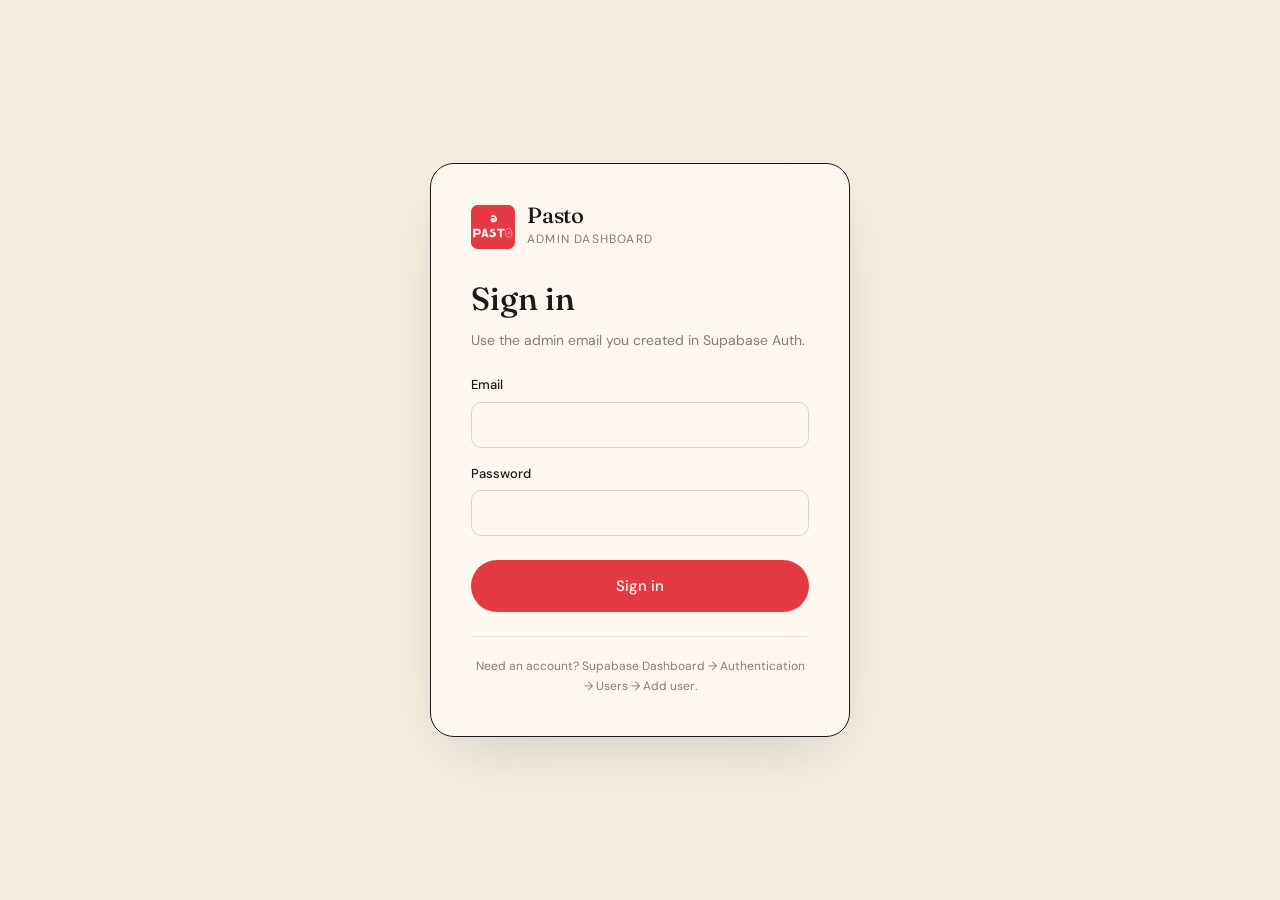
<file: admin.html>
<!DOCTYPE html>
<html lang="en">
<head>
  <meta charset="UTF-8">
  <meta name="viewport" content="width=device-width, initial-scale=1.0, viewport-fit=cover">
  <title>Pasto · Admin</title>
  <meta name="robots" content="noindex, nofollow">
  <meta name="theme-color" content="#E63946">

  <!-- ============================================== -->
  <!-- iOS Home-Screen "App" support                  -->
  <!-- When the owner adds admin to their home screen,-->
  <!-- these tags make it launch full-screen (no      -->
  <!-- Safari address bar) and show the Pasto icon.   -->
  <!-- ============================================== -->
  <meta name="apple-mobile-web-app-capable" content="yes">
  <meta name="mobile-web-app-capable" content="yes">
  <meta name="apple-mobile-web-app-title" content="Pasto Admin">
  <meta name="apple-mobile-web-app-status-bar-style" content="black-translucent">

  <link rel="icon" type="image/svg+xml" href="assets/logo-icon.svg">
  <link rel="apple-touch-icon" href="assets/logo-icon.png">
  <link rel="apple-touch-icon" sizes="180x180" href="assets/logo-icon.png">
  <link rel="apple-touch-icon" sizes="152x152" href="assets/logo-icon.png">
  <link rel="apple-touch-icon" sizes="120x120" href="assets/logo-icon.png">
  <link rel="manifest" href="admin-manifest.json">

  <link rel="preconnect" href="https://fonts.googleapis.com">
  <link rel="preconnect" href="https://fonts.gstatic.com" crossorigin>
  <link href="https://fonts.googleapis.com/css2?family=Fraunces:ital,opsz,wght@0,9..144,400;0,9..144,500;0,9..144,700;1,9..144,400;1,9..144,500&family=DM+Sans:wght@400;500;700&display=swap" rel="stylesheet">
  <link rel="stylesheet" href="css/styles.css">
</head>
<body class="admin-body">

  <!-- ============================== LOGIN ============================== -->
  <section class="admin-login" id="loginView" hidden>
    <div class="admin-login-card">
      <div class="admin-brand">
        <img src="assets/logo-icon.svg" alt="" width="44" height="44">
        <div>
          <div class="admin-brand-name">Pasto</div>
          <div class="admin-brand-sub">Admin dashboard</div>
        </div>
      </div>
      <h1 class="admin-login-title">Sign in</h1>
      <p class="admin-login-sub">Use the admin email you created in Supabase Auth.</p>
      <form id="loginForm" class="admin-form">
        <div class="field">
          <label for="adminEmail">Email</label>
          <input type="email" id="adminEmail" required autocomplete="email">
        </div>
        <div class="field">
          <label for="adminPassword">Password</label>
          <input type="password" id="adminPassword" required autocomplete="current-password">
        </div>
        <div class="admin-login-error" id="loginError" hidden></div>
        <button type="submit" class="btn btn-primary admin-login-btn">Sign in</button>
      </form>
      <div class="admin-login-hint">
        Need an account? Supabase Dashboard → Authentication → Users → Add user.
      </div>
    </div>
  </section>

  <!-- ============================== DASHBOARD ============================== -->
  <div class="admin-shell" id="dashView" hidden>
    <header class="admin-header">
      <div class="admin-header-left">
        <a href="index.html" class="admin-brand">
          <img src="assets/logo-horizontal.svg" alt="Pasto" style="height: 32px; width: auto;">
          <span style="font-size:13px; color: var(--muted); letter-spacing: 0.1em; text-transform: uppercase; font-weight: 700;">Admin</span>
        </a>
      </div>
      <div class="admin-header-right">
        <span id="alertStatusPill" class="alert-status-pill" title="Order-alert status">
          <span class="asp-dot" id="aspDot"></span>
          <span class="asp-text" id="aspText">Connecting…</span>
        </span>
        <button id="enableNotifBtn" class="btn btn-secondary admin-notif-btn" onclick="requestNotifPermission()">🔔 Enable order alerts</button>
        <button class="btn btn-secondary admin-notif-btn" onclick="fireTestAlert()">🧪 Test alert</button>
        <span id="adminUserLabel" class="admin-user-label"></span>
        <button class="btn btn-secondary admin-signout" onclick="adminSignOut()">Sign out</button>
      </div>
    </header>

    <main class="admin-main">
      <!-- Top-level tabs -->
      <div class="admin-section-tabs" role="tablist">
        <button class="admin-section-tab active" data-section="orders"  role="tab">Orders</button>
        <button class="admin-section-tab"        data-section="menu"    role="tab">Menu</button>
        <button class="admin-section-tab"        data-section="banners" role="tab">Banners</button>
        <button class="admin-section-tab"        data-section="reviews" role="tab">Reviews</button>
        <button class="admin-section-tab"        data-section="coupons" role="tab">Coupons</button>
        <button class="admin-section-tab"        data-section="launch"  role="tab">Launch list</button>
        <button class="admin-section-tab"        data-section="site"    role="tab">Site</button>
      </div>

      <!-- ============== ORDERS section ============== -->
      <div class="admin-section" data-section="orders">
        <section class="admin-stats">
          <div class="stat-card"><div class="stat-num" id="oStatTotal">–</div><div class="stat-label">Total</div></div>
          <div class="stat-card warning"><div class="stat-num" id="oStatActive">–</div><div class="stat-label">Active</div></div>
          <div class="stat-card accent"><div class="stat-num" id="oStatToday">–</div><div class="stat-label">Today</div></div>
          <div class="stat-card success"><div class="stat-num" id="oStatDelivered">–</div><div class="stat-label">Delivered</div></div>
          <div class="stat-card"><div class="stat-num" id="oStatRevenue">–</div><div class="stat-label">Revenue (today)</div></div>
        </section>

        <div class="admin-tabs" role="tablist">
          <button class="admin-tab active"   data-otab="active"           role="tab">Active <span class="tab-count" id="oTabCountActive">0</span></button>
          <button class="admin-tab"          data-otab="received"         role="tab">Received <span class="tab-count" id="oTabCountReceived">0</span></button>
          <button class="admin-tab"          data-otab="preparing"        role="tab">Preparing <span class="tab-count" id="oTabCountPreparing">0</span></button>
          <button class="admin-tab"          data-otab="baking"           role="tab">In oven <span class="tab-count" id="oTabCountBaking">0</span></button>
          <button class="admin-tab"          data-otab="out_for_delivery" role="tab">On the way <span class="tab-count" id="oTabCountOFD">0</span></button>
          <button class="admin-tab"          data-otab="delivered"        role="tab">Delivered <span class="tab-count" id="oTabCountDelivered">0</span></button>
          <button class="admin-tab"          data-otab="all"              role="tab">All</button>
        </div>

        <div class="admin-toolbar">
          <input type="search" id="adminOrderSearch" placeholder="Search by name, phone, code, or address…" class="admin-search">
          <button class="btn btn-secondary" onclick="loadOrders()">
            <svg viewBox="0 0 24 24" fill="none" stroke="currentColor" stroke-width="2" stroke-linecap="round" stroke-linejoin="round"><path d="M23 4v6h-6M1 20v-6h6"/><path d="M20.49 9A9 9 0 0 0 5.64 5.64L1 10m22 4l-4.64 4.36A9 9 0 0 1 3.51 15"/></svg>
            Refresh
          </button>
          <label class="admin-toggle">
            <input type="checkbox" id="adminAutoRefresh" checked>
            <span>Auto-refresh (15s)</span>
          </label>
        </div>

        <section class="admin-list" id="adminOrdersList">
          <div class="admin-empty">Loading…</div>
        </section>
      </div>

      <!-- ============== LAUNCH LIST section ============== -->
      <div class="admin-section" data-section="launch" hidden>
        <div class="coupons-head">
          <div>
            <h3 class="coupons-title">Launch-day notify list</h3>
            <p class="coupons-sub">Everyone who signed up via the homepage countdown modal. Use "WhatsApp all" on launch day to message them with a single tap.</p>
          </div>
          <div style="display: flex; gap: 10px; flex-wrap: wrap;">
            <button class="btn btn-primary" onclick="whatsappAllSignups()">📱 WhatsApp all</button>
            <button class="btn btn-secondary" onclick="exportSignupsCSV()">⬇️ Export CSV</button>
          </div>
        </div>

        <section class="admin-stats">
          <div class="stat-card accent"><div class="stat-num" id="lsStatTotal">–</div><div class="stat-label">Total signups</div></div>
          <div class="stat-card success"><div class="stat-num" id="lsStatNotified">–</div><div class="stat-label">Notified</div></div>
          <div class="stat-card warning"><div class="stat-num" id="lsStatPending">–</div><div class="stat-label">Pending</div></div>
          <div class="stat-card"><div class="stat-num" id="lsStatToday">–</div><div class="stat-label">Today</div></div>
        </section>

        <div class="admin-toolbar">
          <input type="search" id="adminLaunchSearch" placeholder="Search by name or phone…" class="admin-search">
          <button class="btn btn-secondary" onclick="loadLaunchSignups()">Refresh</button>
        </div>

        <section class="admin-list" id="adminLaunchList">
          <div class="admin-empty">Loading…</div>
        </section>
      </div>

      <!-- ============== COUPONS section ============== -->
      <div class="admin-section" data-section="coupons" hidden>
        <div class="coupons-head">
          <div>
            <h3 class="coupons-title">Promo codes</h3>
            <p class="coupons-sub">Create codes customers can redeem at checkout. Referral codes auto-generated per customer also show up here.</p>
          </div>
          <button class="btn btn-primary" onclick="openCouponForm()">+ New code</button>
        </div>

        <form class="coupon-form" id="couponForm" hidden onsubmit="saveCoupon(event)">
          <div class="field">
            <label for="cpCode">Code</label>
            <input id="cpCode" type="text" required maxlength="32" placeholder="e.g. WELCOME10" autocomplete="off">
          </div>
          <div class="field">
            <label for="cpDesc">Description (optional)</label>
            <input id="cpDesc" type="text" maxlength="120" placeholder="What is this code for?">
          </div>
          <div class="coupon-form-row">
            <div class="field">
              <label for="cpType">Type</label>
              <select id="cpType">
                <option value="percent">Percent off</option>
                <option value="flat">Flat amount off (Rs.)</option>
              </select>
            </div>
            <div class="field">
              <label for="cpValue">Value</label>
              <input id="cpValue" type="number" min="1" required>
            </div>
            <div class="field">
              <label for="cpMin">Min order (Rs.)</label>
              <input id="cpMin" type="number" min="0" value="0">
            </div>
            <div class="field">
              <label for="cpMax">Max uses</label>
              <input id="cpMax" type="number" min="1" placeholder="Unlimited">
            </div>
            <div class="field">
              <label for="cpExpires">Expires</label>
              <input id="cpExpires" type="date">
            </div>
          </div>
          <div class="modal-foot">
            <button type="button" class="modal-cancel" onclick="closeCouponForm()">Cancel</button>
            <button type="submit" class="modal-submit">Save code</button>
          </div>
        </form>

        <section class="admin-list" id="adminCouponsList">
          <div class="admin-empty">Loading…</div>
        </section>
      </div>

      <!-- ============== REVIEWS section ============== -->
      <div class="admin-section" data-section="reviews" hidden>
        <section class="admin-stats" id="adminStats">
          <div class="stat-card"><div class="stat-num" id="statTotal">–</div><div class="stat-label">Total</div></div>
          <div class="stat-card warning"><div class="stat-num" id="statPending">–</div><div class="stat-label">Pending</div></div>
          <div class="stat-card success"><div class="stat-num" id="statApproved">–</div><div class="stat-label">Approved</div></div>
          <div class="stat-card"><div class="stat-num" id="statRejected">–</div><div class="stat-label">Rejected</div></div>
          <div class="stat-card accent"><div class="stat-num" id="statAvg">–</div><div class="stat-label">Avg rating</div></div>
        </section>

        <div class="admin-tabs" role="tablist">
          <button class="admin-tab active" data-tab="pending" role="tab">Pending <span class="tab-count" id="tabCountPending">0</span></button>
          <button class="admin-tab" data-tab="approved" role="tab">Approved <span class="tab-count" id="tabCountApproved">0</span></button>
          <button class="admin-tab" data-tab="rejected" role="tab">Rejected <span class="tab-count" id="tabCountRejected">0</span></button>
          <button class="admin-tab" data-tab="all" role="tab">All</button>
        </div>

        <div class="admin-toolbar">
          <input type="search" id="adminSearch" placeholder="Search by name, location, or text…" class="admin-search">
          <button class="btn btn-secondary" onclick="loadAdminData()">
            <svg viewBox="0 0 24 24" fill="none" stroke="currentColor" stroke-width="2" stroke-linecap="round" stroke-linejoin="round"><path d="M23 4v6h-6M1 20v-6h6"/><path d="M20.49 9A9 9 0 0 0 5.64 5.64L1 10m22 4l-4.64 4.36A9 9 0 0 1 3.51 15"/></svg>
            Refresh
          </button>
        </div>

        <section class="admin-list" id="adminList">
          <div class="admin-empty">Loading…</div>
        </section>
      </div>

      <!-- ============== MENU section ============== -->
      <div class="admin-section" data-section="menu" hidden>
        <div class="coupons-head">
          <div>
            <h3 class="coupons-title">Menu items</h3>
            <p class="coupons-sub">Add, edit, reorder, and disable dishes. Photos appear on the menu cards.</p>
          </div>
          <div style="display:flex;gap:8px;flex-wrap:wrap">
            <button class="btn btn-secondary" id="optimizePhotosBtn" onclick="optimizeMenuPhotos()" title="Re-compress large dish photos to save bandwidth">Optimize photos</button>
            <button class="btn btn-primary" onclick="openMenuForm()">+ New item</button>
          </div>
        </div>

        <!-- Category manager: add/remove the categories that become menu tabs -->
        <div class="cat-manager" style="border:1px solid var(--line,#e5ddd0);border-radius:12px;padding:14px 16px;margin-bottom:16px;">
          <div style="margin-bottom:10px;">
            <strong>Menu categories</strong>
            <p class="coupons-sub" style="margin:2px 0 0;">These become the tabs on your website (e.g. Pasta, Sides, Salad). Add any future category here, then pick it when adding a dish. Order here = order of the tabs.</p>
          </div>
          <div id="catChips" style="display:flex;flex-wrap:wrap;gap:8px;margin-bottom:12px;"></div>
          <form class="cat-add" onsubmit="addCategory(event)" style="display:flex;gap:8px;flex-wrap:wrap;">
            <input id="newCategory" type="text" maxlength="24" placeholder="New category (e.g. Salad)" autocomplete="off" style="flex:1;min-width:180px;">
            <button type="submit" class="btn btn-primary">Add category</button>
          </form>
        </div>

        <!-- Build Your Pasta options + prices -->
        <div class="cat-manager" style="border:1px solid var(--line,#e5ddd0);border-radius:12px;padding:14px 16px;margin-bottom:16px;">
          <div style="margin-bottom:10px;">
            <strong>Build Your Pasta — options &amp; prices</strong>
            <p class="coupons-sub" style="margin:2px 0 0;">Prices for the "Build your pasta" customiser on the homepage. Set each option's price (0 = free). Empty a whole group to hide it. Remember to click <b>Save build options</b>.</p>
          </div>
          <div style="display:grid;grid-template-columns:repeat(auto-fit,minmax(220px,1fr));gap:16px;">
            <div><label style="font-weight:700;font-size:13px;">Pasta</label><div id="bpaPasta"></div><button type="button" class="admin-action" onclick="addBuildRow('pasta')" style="margin-top:4px;">+ Add pasta</button></div>
            <div><label style="font-weight:700;font-size:13px;">Sauce</label><div id="bpaSauce"></div><button type="button" class="admin-action" onclick="addBuildRow('sauce')" style="margin-top:4px;">+ Add sauce</button></div>
            <div><label style="font-weight:700;font-size:13px;">Protein</label><div id="bpaProtein"></div><button type="button" class="admin-action" onclick="addBuildRow('protein')" style="margin-top:4px;">+ Add protein</button></div>
            <div><label style="font-weight:700;font-size:13px;">Extras</label><div id="bpaExtras"></div><button type="button" class="admin-action" onclick="addBuildRow('extras')" style="margin-top:4px;">+ Add extra</button></div>
          </div>
          <button type="button" class="btn btn-primary" style="margin-top:14px;" onclick="saveBuildOptions()">Save build options</button>
        </div>

        <form class="coupon-form menu-form" id="menuForm" hidden onsubmit="saveMenuItem(event)">
          <input type="hidden" id="miOriginalId" value="">
          <div class="coupon-form-row">
            <div class="field">
              <label for="miId">ID (slug, lowercase, no spaces)</label>
              <input id="miId" type="text" required pattern="[a-z0-9_-]+" placeholder="e.g. carbonara" autocomplete="off">
            </div>
            <div class="field">
              <label for="miName">Name</label>
              <input id="miName" type="text" required maxlength="60" placeholder="Pasta Carbonara">
            </div>
            <div class="field">
              <label for="miPrice">Price (Rs.)</label>
              <input id="miPrice" type="number" min="1" required>
            </div>
            <div class="field">
              <label for="miSortOrder">Sort order</label>
              <input id="miSortOrder" type="number" min="0" value="10">
            </div>
          </div>
          <div class="field">
            <label for="miDesc">Description</label>
            <textarea id="miDesc" maxlength="400" rows="2" placeholder="A few words customers will see on the card"></textarea>
          </div>
          <div class="coupon-form-row">
            <div class="field">
              <label for="miCategory">Category (menu tab)</label>
              <select id="miCategory"></select>
            </div>
            <div class="field">
              <label for="miTag">Tag (badge)</label>
              <select id="miTag">
                <option value="signature">Signature (red)</option>
                <option value="veg">Veg / Side (green)</option>
                <option value="spicy">Spicy (orange)</option>
                <option value="">None (dark)</option>
              </select>
            </div>
            <div class="field">
              <label for="miTagLabel">Tag text</label>
              <input id="miTagLabel" type="text" maxlength="20" placeholder="Signature" value="Signature">
            </div>
            <div class="field">
              <label for="miIconColor">Icon background</label>
              <input id="miIconColor" type="color" value="#FFF8F0">
            </div>
            <div class="field">
              <label for="miAccentColor">Accent color</label>
              <input id="miAccentColor" type="color" value="#E63946">
            </div>
          </div>
          <div class="coupon-form-row">
            <div class="field">
              <label for="miImage">Photo (optional)</label>
              <input id="miImage" type="file" accept="image/*">
              <div class="menu-form-preview" id="miImagePreview" hidden></div>
              <input type="hidden" id="miImageUrl" value="">
            </div>
            <div class="field">
              <label class="admin-toggle" style="margin-top: 28px;">
                <input type="checkbox" id="miActive" checked>
                <span>Active (visible on site)</span>
              </label>
            </div>
          </div>
          <div class="field">
            <label>Add-ons (optional)</label>
            <p class="coupons-sub" style="margin:2px 0 8px;">Extras customers can add on this dish's popup, e.g. Extra cheese +Rs.100, Extra chicken +Rs.150.</p>
            <div id="miAddonRows"></div>
            <button type="button" class="admin-action" onclick="addAddonRow()" style="margin-top:6px;">+ Add add-on</button>
          </div>
          <div class="modal-foot">
            <button type="button" class="modal-cancel" onclick="closeMenuForm()">Cancel</button>
            <button type="submit" class="modal-submit">Save item</button>
          </div>
        </form>

        <section class="admin-list" id="adminMenuList">
          <div class="admin-empty">Loading…</div>
        </section>
      </div>

      <!-- ============== BANNERS section (rotating homepage banners) ============== -->
      <div class="admin-section" data-section="banners" hidden>
        <div class="coupons-head">
          <div>
            <h3 class="coupons-title">Homepage banners</h3>
            <p class="coupons-sub">Rotating image banners shown between the hero and the menu. Tapping a banner opens the linked dish or deal so customers can add it to cart. Desktop image 1600×600, mobile 1080×1080, JPG/WebP under ~300 KB.</p>
          </div>
          <button class="btn btn-primary" onclick="openBannerForm()">+ New banner</button>
        </div>

        <form class="coupon-form" id="bannerForm" hidden onsubmit="saveBanner(event)">
          <input type="hidden" id="bnIndex" value="">
          <div class="coupon-form-row">
            <div class="field">
              <label for="bnImage">Desktop image (1600×600)</label>
              <input id="bnImage" type="file" accept="image/*">
              <div class="menu-form-preview" id="bnImagePreview" hidden></div>
            </div>
            <div class="field">
              <label for="bnImageMobile">Mobile image (1080×1080, optional)</label>
              <input id="bnImageMobile" type="file" accept="image/*">
              <div class="menu-form-preview" id="bnImageMobilePreview" hidden></div>
            </div>
          </div>
          <div class="coupon-form-row">
            <div class="field">
              <label for="bnItem">Opens dish / deal</label>
              <select id="bnItem"></select>
            </div>
            <div class="field">
              <label for="bnAlt">Name (for your list + screen readers)</label>
              <input id="bnAlt" type="text" maxlength="100" placeholder="e.g. Date Night Deal">
            </div>
          </div>
          <div class="coupon-form-row">
            <div class="field">
              <label for="bnStart">Show from (optional)</label>
              <input id="bnStart" type="date">
            </div>
            <div class="field">
              <label for="bnEnd">Show until (optional)</label>
              <input id="bnEnd" type="date">
            </div>
            <div class="field">
              <label class="admin-toggle" style="margin-top: 28px;">
                <input type="checkbox" id="bnActive" checked>
                <span>Active</span>
              </label>
            </div>
          </div>
          <div class="modal-foot">
            <button type="button" class="modal-cancel" onclick="closeBannerForm()">Cancel</button>
            <button type="submit" class="modal-submit">Save banner</button>
          </div>
        </form>

        <section class="admin-list" id="adminBannerList">
          <div class="admin-empty">Loading…</div>
        </section>
      </div>

      <!-- ============== SITE section (hero image, etc) ============== -->
      <div class="admin-section" data-section="site" hidden>
        <div class="coupons-head">
          <div>
            <h3 class="coupons-title">Site image</h3>
            <p class="coupons-sub">Upload a photo to appear in the top-right of the homepage hero. Replaces the SVG pasta bowl. Square or near-square images work best.</p>
          </div>
        </div>

        <h4 class="site-subhead">Order taking</h4>
        <div class="pause-orders-card" id="pauseOrdersCard">
          <div class="pause-orders-main">
            <label class="pause-switch" for="pauseOrdersToggle">
              <input type="checkbox" id="pauseOrdersToggle" onchange="togglePauseOrders()">
              <span class="pause-switch-track"><span class="pause-switch-thumb"></span></span>
            </label>
            <div class="pause-orders-info">
              <div class="pause-orders-status" id="pauseOrdersStatus">Ordering enabled</div>
              <div class="pause-orders-desc">Flip this to temporarily block new orders (rush hour, ran out of an ingredient, closing early, etc.). Customers see a friendly notice on the site and can't check out until you switch it back on.</div>
            </div>
          </div>
          <div class="field" style="margin-top: 12px;">
            <label for="pauseReason">Reason shown to customers (optional)</label>
            <input id="pauseReason" type="text" maxlength="140" placeholder="e.g. Fully booked for tonight — back tomorrow at 6 PM">
            <div class="modal-foot" style="justify-content: flex-start; margin-top: 8px;">
              <button type="button" class="btn btn-secondary" onclick="savePauseReason()">Save reason</button>
            </div>
          </div>
        </div>

        <h4 class="site-subhead" style="margin-top: 36px;">Menu-wide discount</h4>
        <div class="discount-card" id="discountCard">
          <p class="coupons-sub" style="margin-bottom:14px;">
            Apply a percentage off the <strong>whole menu</strong> whenever you want (delivery fee is never discounted).
            Set it to 0 to remove the offer. The label shows as a festive banner on the site.
          </p>
          <div class="discount-status" id="discountStatus">No discount active</div>
          <div class="coupon-form-row">
            <div class="field">
              <label for="menuDiscPct">Discount %</label>
              <input id="menuDiscPct" type="number" min="0" max="90" step="1" placeholder="0">
            </div>
            <div class="field" style="flex:2; min-width:220px;">
              <label for="menuDiscLabel">Offer label (shown to customers)</label>
              <input id="menuDiscLabel" type="text" maxlength="80" placeholder="e.g. 🇵🇰 Independence Day — 14% off the whole menu">
            </div>
          </div>
          <div class="modal-foot" style="justify-content:flex-start; gap:10px; flex-wrap:wrap;">
            <button type="button" class="btn btn-primary" onclick="saveMenuDiscount()">Apply discount</button>
            <button type="button" class="btn btn-secondary" onclick="removeMenuDiscount()">Remove discount</button>
            <button type="button" class="btn btn-secondary" onclick="applyIndependenceDayPreset()">🇵🇰 Independence Day (14%)</button>
          </div>
        </div>

        <h4 class="site-subhead" style="margin-top: 36px;">Section background videos</h4>
        <p class="coupons-sub" style="margin-bottom: 16px;">Upload a short looping video (MP4 or WebM, muted, ideally under 10&nbsp;MB) to play in the background of each section. Videos display at low opacity behind the content so text stays readable. Leave empty to remove.</p>

        <div class="video-grid" id="videoGrid">
          <div class="video-slot" data-section="story">
            <div class="video-slot-label">Story</div>
            <video class="video-slot-preview" id="vidPreview_story" playsinline muted loop hidden></video>
            <div class="video-slot-empty" id="vidEmpty_story">No video yet</div>
            <input type="file" accept="video/mp4,video/webm" id="vidFile_story" onchange="onSectionVideoFile('story')">
            <div class="video-slot-actions">
              <label class="btn btn-secondary" for="vidFile_story">Upload / replace</label>
              <button type="button" class="btn btn-secondary" onclick="removeSectionVideo('story')">Remove</button>
            </div>
            <div class="video-slot-opacity">
              <label for="vidOpacity_story">Opacity <strong id="vidOpacityVal_story">45%</strong></label>
              <input type="range" id="vidOpacity_story" min="0" max="100" step="5" value="45"
                     oninput="onOpacityInput('story')" onchange="saveOpacity('story')">
            </div>
          </div>

          <div class="video-slot" data-section="rewards">
            <div class="video-slot-label">Rewards</div>
            <video class="video-slot-preview" id="vidPreview_rewards" playsinline muted loop hidden></video>
            <div class="video-slot-empty" id="vidEmpty_rewards">No video yet</div>
            <input type="file" accept="video/mp4,video/webm" id="vidFile_rewards" onchange="onSectionVideoFile('rewards')">
            <div class="video-slot-actions">
              <label class="btn btn-secondary" for="vidFile_rewards">Upload / replace</label>
              <button type="button" class="btn btn-secondary" onclick="removeSectionVideo('rewards')">Remove</button>
            </div>
            <div class="video-slot-opacity">
              <label for="vidOpacity_rewards">Opacity <strong id="vidOpacityVal_rewards">45%</strong></label>
              <input type="range" id="vidOpacity_rewards" min="0" max="100" step="5" value="45"
                     oninput="onOpacityInput('rewards')" onchange="saveOpacity('rewards')">
            </div>
          </div>

          <div class="video-slot" data-section="reviews">
            <div class="video-slot-label">Reviews</div>
            <video class="video-slot-preview" id="vidPreview_reviews" playsinline muted loop hidden></video>
            <div class="video-slot-empty" id="vidEmpty_reviews">No video yet</div>
            <input type="file" accept="video/mp4,video/webm" id="vidFile_reviews" onchange="onSectionVideoFile('reviews')">
            <div class="video-slot-actions">
              <label class="btn btn-secondary" for="vidFile_reviews">Upload / replace</label>
              <button type="button" class="btn btn-secondary" onclick="removeSectionVideo('reviews')">Remove</button>
            </div>
            <div class="video-slot-opacity">
              <label for="vidOpacity_reviews">Opacity <strong id="vidOpacityVal_reviews">45%</strong></label>
              <input type="range" id="vidOpacity_reviews" min="0" max="100" step="5" value="45"
                     oninput="onOpacityInput('reviews')" onchange="saveOpacity('reviews')">
            </div>
          </div>

          <div class="video-slot" data-section="services">
            <div class="video-slot-label">Services</div>
            <video class="video-slot-preview" id="vidPreview_services" playsinline muted loop hidden></video>
            <div class="video-slot-empty" id="vidEmpty_services">No video yet</div>
            <input type="file" accept="video/mp4,video/webm" id="vidFile_services" onchange="onSectionVideoFile('services')">
            <div class="video-slot-actions">
              <label class="btn btn-secondary" for="vidFile_services">Upload / replace</label>
              <button type="button" class="btn btn-secondary" onclick="removeSectionVideo('services')">Remove</button>
            </div>
            <div class="video-slot-opacity">
              <label for="vidOpacity_services">Opacity <strong id="vidOpacityVal_services">45%</strong></label>
              <input type="range" id="vidOpacity_services" min="0" max="100" step="5" value="45"
                     oninput="onOpacityInput('services')" onchange="saveOpacity('services')">
            </div>
          </div>
        </div>

        <h4 class="site-subhead" style="margin-top: 36px;">Hero image</h4>
        <div class="site-image-panel" id="siteImagePanel">
          <div class="site-image-current">
            <div class="site-image-current-label">Current hero image</div>
            <div class="site-image-current-wrap">
              <img id="siteHeroPreview" alt="" style="display:none">
              <div class="site-image-empty" id="siteHeroEmpty">No image set — the SVG illustration is showing.</div>
            </div>
          </div>
          <form class="site-image-form" id="siteHeroForm" onsubmit="saveHeroImage(event)">
            <div class="field">
              <label for="siHeroFile">Upload new image</label>
              <input id="siHeroFile" type="file" accept="image/*" required>
            </div>
            <div class="modal-foot" style="justify-content: flex-start; gap: 10px;">
              <button type="submit" class="modal-submit">Upload and apply</button>
              <button type="button" class="modal-cancel" onclick="clearHeroImage()">Remove image</button>
            </div>
          </form>
        </div>

        <h4 class="site-subhead" style="margin-top: 36px;">Payments &amp; delivery</h4>
        <p class="coupons-sub" style="margin-bottom: 16px;">Prepay uses Easypaisa/JazzCash. The wallet number is shown to a customer only after they place a prepay order &mdash; never on the public site.</p>
        <form class="coupon-form" id="storeForm" onsubmit="saveStoreSettings(event)">
          <div class="coupon-form-row">
            <div class="field">
              <label for="stPrepayTitle">Prepay account title</label>
              <input id="stPrepayTitle" type="text" placeholder="Pasto by Aiman">
            </div>
            <div class="field">
              <label for="stPrepayNumber">Easypaisa / JazzCash number</label>
              <input id="stPrepayNumber" type="text" placeholder="03XX XXXXXXX">
            </div>
            <div class="field">
              <label for="stPrepayPct">Prepay discount (%)</label>
              <input id="stPrepayPct" type="number" min="0" max="100" placeholder="5">
            </div>
          </div>
          <div class="coupon-form-row">
            <div class="field">
              <label for="stDeliveryFee">Delivery fee (Rs.)</label>
              <input id="stDeliveryFee" type="number" min="0" placeholder="250">
            </div>
            <div class="field">
              <label for="stFreeOver">Free delivery over (Rs., 0 = off)</label>
              <input id="stFreeOver" type="number" min="0" placeholder="0">
            </div>
          </div>
          <div class="coupon-form-row">
            <div class="field">
              <label for="stHoursStart">Orders open (24h)</label>
              <input id="stHoursStart" type="time">
            </div>
            <div class="field">
              <label for="stHoursEnd">Orders close (24h)</label>
              <input id="stHoursEnd" type="time">
            </div>
          </div>
          <p class="coupons-sub" style="margin: 16px 0 8px;">Delivery-zone checker — where the homepage "do we deliver to you?" widget measures distance from. Long-press your kitchen in Google Maps to get its coordinates.</p>
          <div class="coupon-form-row">
            <div class="field">
              <label for="stKitchenLat">Kitchen latitude</label>
              <input id="stKitchenLat" type="text" inputmode="decimal" placeholder="24.8607">
            </div>
            <div class="field">
              <label for="stKitchenLng">Kitchen longitude</label>
              <input id="stKitchenLng" type="text" inputmode="decimal" placeholder="67.0011">
            </div>
            <div class="field">
              <label for="stRadius">Delivery radius (km)</label>
              <input id="stRadius" type="number" min="1" step="0.5" placeholder="10">
            </div>
          </div>
          <div class="modal-foot" style="justify-content: flex-start;">
            <button type="submit" class="modal-submit">Save settings</button>
          </div>
        </form>
      </div>
    </main>
  </div>

  <!-- ============================== NEW ORDER ALERT ============================== -->
  <!-- Full-screen persistent modal that shows when a new order arrives.  -->
  <!-- Plays a looping chime + vibration until "Acknowledge" is tapped.   -->
  <div class="new-order-alert" id="newOrderAlert" hidden>
    <div class="noa-card">
      <div class="noa-ring">🔔</div>
      <div class="noa-heading">NEW ORDER!</div>
      <div class="noa-code">#<span id="noaCode">–</span></div>
      <div class="noa-badge" id="noaExtraBadge" hidden>
        +<span id="noaExtraCount">0</span> more waiting
      </div>

      <div class="noa-info">
        <div class="noa-row"><span class="noa-label">Customer</span><span id="noaCustomer">–</span></div>
        <div class="noa-row"><span class="noa-label">Phone</span><a id="noaPhone" href="#">–</a></div>
        <div class="noa-row"><span class="noa-label">Address</span><span id="noaAddress">–</span></div>
        <div class="noa-row"><span class="noa-label">Payment</span><span id="noaPayment">–</span></div>
      </div>

      <div class="noa-items" id="noaItems"></div>

      <div class="noa-total-line">
        <span>Total</span><strong id="noaTotal">Rs. 0</strong>
      </div>

      <button class="noa-ack-btn" onclick="acknowledgeNewOrder()">
        ✓ Acknowledge · Start Cooking
      </button>
      <p class="noa-hint">Tap to stop the ringer and mark the order as received</p>
    </div>
  </div>

  <!-- Toast -->
  <div class="toast" id="toast"></div>

  <!-- Vendored supabase-js v2.110.0 (served same-origin — no third-party CDN; Finding 5) -->
  <script src="js/vendor/supabase.js"></script>
  <script src="js/config.js"></script>
  <script src="js/supabase-client.js"></script>
  <script src="js/admin.js"></script>
</body>
</html>
</file>
<file: css/styles.css>
/* ==================================================
   PASTO — STYLESHEET
   All visual styling for the Pasto website.
   Edit this file to change colors, fonts, spacing, layout.
   ================================================== */

/* ============================================
   CSS VARIABLES (your brand colors & fonts)
   Edit these to change the entire site's look.
   ============================================ */
:root {
  --red: #E63946;
  --red-dark: #C92837;
  --charcoal: #1A1A1A;
  --cream: #FFF8F0;
  --cream-dark: #F5EDE0;
  --kraft: #C9A876;
  --muted: #8B7E6B;
  --display: 'Fraunces', Georgia, serif;
  --sans: 'DM Sans', -apple-system, sans-serif;
  --maxw: 1240px;
}

/* ============================================
   RESET & BASE
   ============================================ */
* {
  margin: 0;
  padding: 0;
  box-sizing: border-box;
  -webkit-tap-highlight-color: transparent;
}

html { scroll-behavior: smooth; }

body {
  font-family: var(--sans);
  color: var(--charcoal);
  background: var(--cream);
  line-height: 1.6;
  font-size: 16px;
  overflow-x: hidden;
}

img, svg { display: block; max-width: 100%; }
button { font-family: inherit; cursor: pointer; border: none; background: none; }
a { color: inherit; text-decoration: none; }

/* ============================================
   BACKGROUND NOODLE PATTERN
   Used throughout the site for subtle texture
   ============================================ */
.noodle-bg {
  position: absolute;
  inset: 0;
  background-image: url("data:image/svg+xml;utf8,<svg xmlns='http://www.w3.org/2000/svg' width='90' height='90' viewBox='0 0 90 90'><g transform='translate(18,14) rotate(-15)'><path d='M 12 12 Q 28 8 34 22 Q 39 36 26 42 Q 14 47 8 38 Q 4 28 14 26 Q 22 24 24 32' fill='none' stroke='%23E63946' stroke-width='4' stroke-linecap='round' stroke-linejoin='round' opacity='0.12'/></g></svg>");
  pointer-events: none;
  z-index: 0;
}

/* ============================================
   NAVIGATION
   ============================================ */
.nav {
  position: fixed;
  top: 0;
  left: 0;
  right: 0;
  z-index: 100;
  padding: 16px 24px;
  background: rgba(255, 248, 240, 0.92);
  backdrop-filter: blur(12px);
  -webkit-backdrop-filter: blur(12px);
  border-bottom: 1px solid rgba(26, 26, 26, 0.06);
  transition: padding 0.3s ease;
}

.nav-inner {
  max-width: var(--maxw);
  margin: 0 auto;
  display: flex;
  align-items: center;
  justify-content: space-between;
  gap: 16px;
}

.nav-logo {
  display: flex;
  align-items: center;
  text-decoration: none;
}
.nav-logo-img {
  height: 44px;
  width: auto;
  display: block;
}

.nav-links { display: flex; align-items: center; gap: 28px; }

.nav-links a {
  font-size: 14px;
  font-weight: 500;
  color: var(--charcoal);
  position: relative;
  transition: color 0.2s;
}

.nav-links a:hover { color: var(--red); }

.nav-cart {
  display: flex;
  align-items: center;
  gap: 6px;
  background: var(--charcoal);
  color: var(--cream);
  padding: 10px 18px;
  border-radius: 100px;
  font-size: 14px;
  font-weight: 500;
  transition: transform 0.2s, background 0.2s;
}

.nav-cart:hover {
  background: var(--red);
  transform: translateY(-1px);
}

.cart-count {
  background: var(--red);
  color: var(--cream);
  font-size: 11px;
  font-weight: 700;
  min-width: 20px;
  height: 20px;
  border-radius: 100px;
  display: inline-flex;
  align-items: center;
  justify-content: center;
  padding: 0 6px;
}

.nav-cart.empty .cart-count { display: none; }

@media (max-width: 768px) {
  .nav-links a:not(.nav-cart) { display: none; }
  .nav-logo-img { height: 36px; }
}

/* ============================================
   HERO SECTION
   ============================================ */
.hero {
  position: relative;
  min-height: 100vh;
  padding: 120px 24px 80px;
  display: flex;
  align-items: center;
  overflow: hidden;
}

.hero-inner {
  max-width: var(--maxw);
  margin: 0 auto;
  width: 100%;
  position: relative;
  z-index: 2;
  display: grid;
  grid-template-columns: 1fr 0.8fr;
  gap: 60px;
  align-items: center;
}

.hero-eyebrow {
  display: inline-flex;
  align-items: center;
  gap: 10px;
  font-size: 12px;
  font-weight: 500;
  letter-spacing: 0.18em;
  text-transform: uppercase;
  color: var(--red);
  margin-bottom: 28px;
  opacity: 0;
  animation: fadeUp 0.7s 0.1s forwards;
}

.hero-eyebrow::before {
  content: '';
  width: 32px;
  height: 1px;
  background: var(--red);
}

.hero-title {
  font-family: var(--display);
  font-weight: 500;
  font-size: clamp(48px, 8vw, 96px);
  line-height: 0.95;
  letter-spacing: -0.03em;
  color: var(--charcoal);
  margin-bottom: 24px;
  opacity: 0;
  animation: fadeUp 0.7s 0.2s forwards;
}

.hero-title em {
  font-style: italic;
  font-weight: 400;
  color: var(--red);
}

.hero-sub {
  font-size: clamp(17px, 2vw, 20px);
  line-height: 1.5;
  color: var(--muted);
  max-width: 480px;
  margin-bottom: 40px;
  opacity: 0;
  animation: fadeUp 0.7s 0.35s forwards;
}

.hero-cta-row {
  display: flex;
  gap: 14px;
  flex-wrap: wrap;
  opacity: 0;
  animation: fadeUp 0.7s 0.5s forwards;
}

.hero-visual {
  position: relative;
  aspect-ratio: 1;
  max-width: 480px;
  justify-self: end;
  opacity: 0;
  animation: fadeUp 0.9s 0.4s forwards;
}

.hero-bowl {
  width: 100%;
  height: 100%;
  position: relative;
}

/* When admin uploads a hero photo, hide the SVG illustrations
   and show the photo in their place. Mascot + stamp still
   overlay on top for branding flourish. */
.hero-photo {
  width: 100%;
  height: 100%;
  border-radius: 50%;
  object-fit: cover;
  border: 2.5px solid var(--charcoal);
  box-shadow: 0 24px 48px -16px rgba(26, 26, 26, 0.25);
  display: block;
}
.hero-visual.has-photo .hero-bowl { display: none; }

/* ============================================
   SECTION BACKGROUND VIDEO
   (admin-uploaded, plays behind Story / Rewards / Reviews / Services)
   ============================================ */
.section-bg-video {
  position: absolute;
  inset: 0;
  width: 100%;
  height: 100%;
  object-fit: cover;
  z-index: 1;
  /* Opacity is set per-section via a --section-bg-opacity CSS
     variable pushed by app.js from admin-controlled site_settings.
     Fallback 0.45 keeps videos visible if no setting is configured. */
  opacity: var(--section-bg-opacity, 0.45);
  pointer-events: none;
  user-select: none;
}
/* Any section with a video needs its content lifted above the video */
.has-bg-video { position: relative; overflow: hidden; }
.has-bg-video > .section-inner,
.has-bg-video > .story-inner {
  position: relative;
  z-index: 3;
}
/* Push the decorative noodle backdrop below the video */
.has-bg-video > .noodle-bg {
  z-index: 0;
  opacity: 0.35;
}
/* Readability layer over the video — a light cream veil */
.has-bg-video::after {
  content: '';
  position: absolute;
  inset: 0;
  z-index: 2;
  background: linear-gradient(180deg,
    rgba(255, 248, 240, 0.55) 0%,
    rgba(255, 248, 240, 0.30) 15%,
    rgba(255, 248, 240, 0.30) 85%,
    rgba(255, 248, 240, 0.55) 100%);
  pointer-events: none;
}
/* On dark-background sections tune the veil to charcoal instead */
.contact-section.has-bg-video::after {
  background: linear-gradient(180deg,
    rgba(26, 26, 26, 0.60) 0%,
    rgba(26, 26, 26, 0.35) 15%,
    rgba(26, 26, 26, 0.35) 85%,
    rgba(26, 26, 26, 0.60) 100%);
}

/* Admin — Section background videos grid */
.video-grid {
  display: grid;
  grid-template-columns: repeat(auto-fit, minmax(220px, 1fr));
  gap: 16px;
}
.video-slot {
  background: var(--cream);
  border: 1.5px solid rgba(26, 26, 26, 0.12);
  border-radius: 14px;
  padding: 14px;
  display: flex;
  flex-direction: column;
  gap: 10px;
}
.video-slot-label {
  font-family: var(--display);
  font-weight: 500;
  font-size: 16px;
  color: var(--charcoal);
  letter-spacing: -0.01em;
}
.video-slot-preview {
  width: 100%;
  aspect-ratio: 16 / 9;
  object-fit: cover;
  border-radius: 10px;
  background: #000;
}
.video-slot-empty {
  width: 100%;
  aspect-ratio: 16 / 9;
  border-radius: 10px;
  background: var(--cream-dark);
  border: 1.5px dashed rgba(26, 26, 26, 0.2);
  display: flex;
  align-items: center;
  justify-content: center;
  color: var(--muted);
  font-size: 13px;
  font-style: italic;
}
.video-slot input[type="file"] { display: none; }
.video-slot-actions {
  display: flex;
  gap: 8px;
  flex-wrap: wrap;
}
.video-slot-actions .btn {
  flex: 1;
  padding: 8px 12px !important;
  font-size: 13px;
  text-align: center;
  cursor: pointer;
}

/* Per-section opacity slider */
.video-slot-opacity {
  display: flex;
  flex-direction: column;
  gap: 6px;
  margin-top: 4px;
  padding-top: 10px;
  border-top: 1px dashed rgba(26, 26, 26, 0.12);
}
.video-slot-opacity label {
  font-size: 12px;
  color: var(--muted);
  text-transform: uppercase;
  letter-spacing: 0.08em;
  font-weight: 700;
  display: flex;
  justify-content: space-between;
  align-items: baseline;
}
.video-slot-opacity label strong {
  font-family: var(--display);
  font-size: 14px;
  color: var(--red);
  font-weight: 500;
  letter-spacing: 0;
  text-transform: none;
}
.video-slot-opacity input[type="range"] {
  width: 100%;
  -webkit-appearance: none;
  appearance: none;
  height: 4px;
  border-radius: 100px;
  background: rgba(26, 26, 26, 0.15);
  outline: none;
  cursor: pointer;
}
.video-slot-opacity input[type="range"]::-webkit-slider-thumb {
  -webkit-appearance: none;
  appearance: none;
  width: 18px;
  height: 18px;
  border-radius: 50%;
  background: var(--red);
  border: 2px solid var(--cream);
  box-shadow: 0 2px 6px rgba(0, 0, 0, 0.2);
  cursor: pointer;
}
.video-slot-opacity input[type="range"]::-moz-range-thumb {
  width: 18px;
  height: 18px;
  border-radius: 50%;
  background: var(--red);
  border: 2px solid var(--cream);
  box-shadow: 0 2px 6px rgba(0, 0, 0, 0.2);
  cursor: pointer;
}

.hero-mascot {
  position: absolute;
  top: -20px;
  right: -10px;
  width: 90px;
  height: 110px;
  z-index: 3;
  animation: gentleBob 4s ease-in-out infinite;
}

@keyframes gentleBob {
  0%, 100% { transform: translateY(0) rotate(-5deg); }
  50% { transform: translateY(-10px) rotate(5deg); }
}

.hero-stamp {
  position: absolute;
  bottom: 20px;
  left: -30px;
  width: 140px;
  height: 140px;
  z-index: 3;
  animation: slowSpin 30s linear infinite;
}

@keyframes slowSpin { to { transform: rotate(360deg); } }

@media (max-width: 900px) {
  .hero-inner { grid-template-columns: 1fr; gap: 40px; }
  .hero-visual { max-width: 360px; justify-self: center; }
  .hero { padding: 100px 24px 60px; min-height: auto; }
}

/* ============================================
   BUTTONS
   ============================================ */
.btn {
  display: inline-flex;
  align-items: center;
  gap: 10px;
  padding: 16px 28px;
  border-radius: 100px;
  font-size: 15px;
  font-weight: 500;
  transition: transform 0.2s ease, box-shadow 0.2s ease, background 0.2s;
  white-space: nowrap;
}

.btn-primary {
  background: var(--red);
  color: var(--cream);
}

.btn-primary:hover {
  background: var(--red-dark);
  transform: translateY(-2px);
  box-shadow: 0 10px 24px -8px rgba(230, 57, 70, 0.5);
}

.btn-secondary {
  background: transparent;
  color: var(--charcoal);
  border: 1.5px solid var(--charcoal);
}

.btn-secondary:hover {
  background: var(--charcoal);
  color: var(--cream);
  transform: translateY(-2px);
}

.btn svg { width: 18px; height: 18px; }

/* ============================================
   SECTION CONTAINERS
   ============================================ */
.section-inner {
  max-width: var(--maxw);
  margin: 0 auto;
  position: relative;
  z-index: 2;
}

.section-header {
  text-align: center;
  margin-bottom: 70px;
}
/* Menu header is just the small label now — no big title, so less gap. */
.menu-header {
  margin-bottom: 14px;
}

.section-eyebrow {
  display: inline-block;
  font-size: 12px;
  font-weight: 500;
  letter-spacing: 0.2em;
  text-transform: uppercase;
  color: var(--red);
  margin-bottom: 16px;
}

.section-title {
  font-family: var(--display);
  font-weight: 500;
  font-size: clamp(36px, 5vw, 60px);
  line-height: 1.05;
  letter-spacing: -0.02em;
  margin-bottom: 16px;
}

.section-title em { font-style: italic; color: var(--red); font-weight: 400; }

.section-sub {
  font-size: 17px;
  color: var(--muted);
  max-width: 540px;
  margin: 0 auto;
}

/* ============================================
   MENU SECTION
   ============================================ */
/* ============================================
   ORDERING-SYSTEM REDESIGN — compact hero,
   category tabs, sticky cart bar
   ============================================ */

/* Compact hero — small branding, big "Order now", straight to menu */
.hero-compact {
  min-height: auto;
  padding: 118px 24px 44px;
  text-align: center;
}
.hero-compact .hero-compact-inner {
  max-width: 720px;
  margin: 0 auto;
  position: relative;
  z-index: 2;
}
.hero-compact .hero-eyebrow {
  margin-bottom: 18px;
  justify-content: center;
}
.hero-compact .hero-eyebrow::before { display: none; }
.hero-compact .hero-title {
  font-size: clamp(34px, 6vw, 60px);
  line-height: 1.02;
  margin-bottom: 16px;
}
.hero-compact .hero-sub {
  font-size: clamp(15px, 2vw, 18px);
  max-width: 560px;
  margin: 0 auto 26px;
}
.hero-compact .hero-cta-row { justify-content: center; }
.hero-order-btn {
  font-size: 17px !important;
  padding: 16px 34px !important;
}
.hero-trust {
  display: flex;
  flex-wrap: wrap;
  justify-content: center;
  gap: 8px 20px;
  margin-top: 22px;
  opacity: 0;
  animation: fadeUp 0.7s 0.6s forwards;
}
.hero-trust-item {
  font-size: 13px;
  font-weight: 600;
  color: var(--charcoal);
}
.hero-compact .hero-launch-badge { margin-left: auto; margin-right: auto; }

/* Split hero: text on the left, CTAs on the right, shorter height */
.hero-split { padding: 92px 24px 30px; text-align: left; }
.hero-split .hero-compact-inner {
  max-width: 1080px;
  display: flex;
  align-items: center;
  justify-content: space-between;
  gap: 40px;
  text-align: left;
}
.hero-split .hero-split-text { flex: 1 1 auto; min-width: 0; }
.hero-split .hero-eyebrow { justify-content: flex-start; margin-bottom: 16px; }
.hero-split .hero-title { margin-bottom: 18px; }
.hero-split .hero-trust { justify-content: flex-start; margin-top: 18px; }
.hero-split .hero-launch-badge { margin-left: 0; margin-right: 0; }
.hero-split .hero-split-cta {
  flex: 0 0 auto;
  display: flex;
  flex-direction: column;
  gap: 14px;
  min-width: 220px;
}
.hero-split .hero-split-cta .btn { justify-content: center; }
.hero-build-btn { font-size: 16px !important; padding: 15px 26px !important; }
@media (max-width: 760px) {
  .hero-split { padding: 84px 20px 26px; }
  .hero-split .hero-compact-inner { flex-direction: column; align-items: flex-start; gap: 22px; }
  .hero-split .hero-split-cta { width: 100%; min-width: 0; }
  .hero-split .hero-split-cta .btn { width: 100%; }
}

/* Menu-wide discount / festive offer banner */
.promo-banner {
  display: flex;
  align-items: center;
  justify-content: center;
  gap: 8px;
  flex-wrap: wrap;
  text-align: center;
  width: fit-content;
  max-width: 100%;
  margin: 12px auto 6px;
  padding: 7px 14px;
  border-radius: 100px;
  background: linear-gradient(90deg, #0b6b3a, #0e8347 50%, #0b6b3a);
  color: #ffffff;
  box-shadow: 0 6px 16px -10px rgba(11, 107, 58, 0.6);
  border: 1px solid rgba(255,255,255,0.25);
  animation: promoIn 0.4s cubic-bezier(.2,.8,.2,1.05);
}
.promo-banner[hidden] { display: none; }
@keyframes promoIn {
  from { opacity: 0; transform: translateY(-8px); }
  to   { opacity: 1; transform: translateY(0); }
}
.promo-banner-badge {
  background: #ffffff;
  color: #0b6b3a;
  font-weight: 800;
  font-size: 12px;
  letter-spacing: 0.02em;
  padding: 3px 9px;
  border-radius: 100px;
  white-space: nowrap;
  flex-shrink: 0;
}
.promo-banner-text {
  font-weight: 700;
  font-size: 13px;
  letter-spacing: 0.01em;
}

/* Sticky category tabs under the nav */
.menu-cats {
  position: sticky;
  top: 64px;                 /* below the fixed nav */
  z-index: 40;
  display: flex;
  gap: 8px;
  padding: 12px 0;
  margin: 4px 0 4px;
  background: var(--cream-dark);
  overflow-x: auto;
  scrollbar-width: none;
}
.menu-cats::-webkit-scrollbar { display: none; }
.menu-cat {
  flex-shrink: 0;
  background: transparent;
  border: 1.5px solid rgba(26, 26, 26, 0.18);
  color: var(--charcoal);
  padding: 9px 20px;
  border-radius: 100px;
  font-family: var(--sans);
  font-size: 14px;
  font-weight: 600;
  cursor: pointer;
  transition: background 0.15s, color 0.15s, border-color 0.15s;
}
.menu-cat:hover { border-color: var(--charcoal); }
.menu-cat.active {
  background: var(--charcoal);
  color: var(--cream);
  border-color: var(--charcoal);
}

/* Sticky bottom "View cart" bar */
.cart-bar {
  position: fixed;
  left: 50%;
  transform: translateX(-50%);
  bottom: calc(16px + env(safe-area-inset-bottom, 0px));
  z-index: 120;
  width: min(560px, calc(100vw - 28px));
  display: flex;
  align-items: center;
  justify-content: space-between;
  gap: 16px;
  background: var(--red);
  color: var(--cream);
  border: none;
  border-radius: 100px;
  padding: 14px 22px;
  cursor: pointer;
  box-shadow: 0 14px 36px -10px rgba(230, 57, 70, 0.6);
  font-family: var(--sans);
  animation: cartBarIn 0.35s cubic-bezier(.2,.8,.2,1.05);
}
.cart-bar[hidden] { display: none; }
@keyframes cartBarIn {
  from { opacity: 0; transform: translateX(-50%) translateY(20px); }
  to   { opacity: 1; transform: translateX(-50%) translateY(0); }
}
.cart-bar:hover { filter: brightness(1.05); }
.cart-bar-left { display: inline-flex; align-items: center; gap: 12px; }
.cart-bar-badge {
  background: var(--cream);
  color: var(--red);
  font-weight: 800;
  font-size: 14px;
  min-width: 26px;
  height: 26px;
  border-radius: 100px;
  display: inline-flex;
  align-items: center;
  justify-content: center;
  padding: 0 8px;
}
.cart-bar-label { font-weight: 700; font-size: 16px; letter-spacing: 0.01em; }
.cart-bar-right { display: inline-flex; align-items: center; gap: 8px; }
.cart-bar-total { font-weight: 800; font-size: 16px; }
.cart-bar-strike { text-decoration: line-through; opacity: 0.7; font-weight: 600; font-size: 0.82em; margin-right: 5px; }
.cart-bar-right svg { width: 18px; height: 18px; }

/* Lift the delivery widget above the cart bar when it's showing */
body.has-cart-bar .delivery-widget { bottom: 84px; }

/* Hide the cart bar while a drawer/modal/overlay is open */
body:has(.overlay.show) .cart-bar,
body:has(.cart-drawer.open) .cart-bar { display: none; }

.menu-section {
  position: relative;
  padding: 40px 24px 90px;
  background: var(--cream-dark);
  overflow: visible;
}

/* Wrapper that hosts the scrollable grid + control row underneath */
.menu-scroller {
  position: relative;
  margin-bottom: 40px;
}

/* (Edge fade gradients removed — cards now have clean, sharp edges.) */

/* Restaurant-themed control row UNDER the grid:
   fork (prev) · spaghetti strand · knife (next) */
.menu-controls {
  display: flex;
  align-items: center;
  gap: 16px;
  margin-top: 16px;
  padding: 0 4px;
}
.menu-controls.is-hidden { display: none; }

.menu-nav {
  flex-shrink: 0;
  width: 44px;
  height: 44px;
  border-radius: 50%;
  background: var(--cream);
  color: var(--charcoal);
  border: 1.5px solid var(--charcoal);
  display: inline-flex;
  align-items: center;
  justify-content: center;
  cursor: pointer;
  transition: background 0.2s, color 0.2s, transform 0.2s, opacity 0.2s;
}
.menu-nav:hover:not(:disabled) {
  background: var(--charcoal);
  color: var(--cream);
  transform: scale(1.06) rotate(-4deg);
}
.menu-nav-next:hover:not(:disabled) {
  transform: scale(1.06) rotate(4deg);
}
.menu-nav:disabled {
  opacity: 0.3;
  cursor: not-allowed;
}
.menu-nav .utensil { width: 22px; height: 22px; }
/* Fork tines point "back" from a prev button so the icon reads
   intuitively; knife already points forward by default. */
.menu-nav-prev .utensil-fork { transform: scaleX(-1); }

/* Spaghetti strand track */
.menu-progress {
  position: relative;
  flex: 1;
  height: 28px;
  cursor: pointer;
  display: flex;
  align-items: center;
}
.menu-progress-noodle {
  position: absolute;
  inset: 0;
  width: 100%;
  height: 100%;
  color: rgba(230, 57, 70, 0.55);   /* pasta sauce red, faint */
  pointer-events: none;
}
.menu-progress:hover .menu-progress-noodle {
  color: var(--red);
}

/* Tomato thumb riding the strand
   - Position is driven by transform (translate3d) for GPU compositing.
   - No CSS transition on the transform: scroll events fire fast enough
     that the thumb follows the scroll position perfectly, and any
     transition would cause lag because new values keep overriding
     the in-progress animation. */
.menu-progress-thumb {
  position: absolute;
  top: 50%;
  left: 0;
  width: 26px;
  height: 26px;
  transform: translate3d(0, -50%, 0);
  will-change: transform;
  filter: drop-shadow(0 4px 6px rgba(26, 26, 26, 0.2));
  pointer-events: none;
}
.menu-progress-thumb svg {
  width: 100%;
  height: 100%;
  display: block;
}

/* Animated "Swipe to explore" hint — sits above the controls,
   fades out once the user scrolls */
.menu-scroll-hint {
  display: inline-flex;
  align-items: center;
  gap: 6px;
  margin-top: 16px;
  padding: 6px 14px;
  background: var(--charcoal);
  color: var(--cream);
  border-radius: 100px;
  font-size: 12px;
  font-weight: 600;
  letter-spacing: 0.04em;
  opacity: 0.9;
  animation: hintNudge 1.8s ease-in-out infinite;
  transition: opacity 0.3s ease, transform 0.3s ease;
}
.menu-scroll-hint svg { width: 14px; height: 14px; }
.menu-scroll-hint.hidden {
  opacity: 0;
  transform: translateY(-4px);
  pointer-events: none;
}
@keyframes hintNudge {
  0%, 100% { transform: translateX(0); }
  50%      { transform: translateX(6px); }
}

@media (max-width: 600px) {
  .menu-nav { width: 40px; height: 40px; }
  .menu-nav .utensil { width: 18px; height: 18px; }
  .menu-controls { gap: 12px; }
  .menu-progress-thumb { width: 22px; height: 22px; }
}

/* Vertical ordering list — all items visible, no swiping */
.menu-grid {
  display: grid;
  grid-template-columns: 1fr;
  gap: 14px;
  margin-top: 20px;
}
@media (min-width: 760px) {
  .menu-grid { grid-template-columns: 1fr 1fr; gap: 18px; }
}

/* Each item is a horizontal row: image · info · add */
.menu-card {
  background: var(--cream);
  border: 1.5px solid var(--charcoal);
  border-radius: 18px;
  padding: 14px;
  transition: transform 0.2s ease, box-shadow 0.2s ease;
  position: relative;
  overflow: hidden;
  display: flex;
  flex-direction: row;
  align-items: stretch;
  gap: 14px;
}
.menu-card:hover {
  transform: translateY(-3px);
  box-shadow: 0 16px 36px -18px rgba(26, 26, 26, 0.2);
}

/* Left column: tag chip stacked above the image */
.menu-card-media {
  flex: 0 0 96px;
  width: 96px;
  align-self: center;
  display: flex;
  flex-direction: column;
  align-items: center;
  gap: 6px;
}

.menu-card-visual {
  width: 96px;
  height: 96px;
  flex: 0 0 96px;
  background: var(--cream-dark);
  border-radius: 12px;
  display: flex;
  align-items: center;
  justify-content: center;
  position: relative;
  overflow: hidden;
  border: 1px solid rgba(26, 26, 26, 0.08);
}
.menu-card-visual svg { width: 62%; height: 62%; }
.menu-card-visual img { width: 100%; height: 100%; object-fit: cover; }

/* Clickable photo affordance */
.menu-card-visual.has-photo { cursor: zoom-in; }
.menu-card-zoom {
  position: absolute;
  bottom: 6px;
  right: 6px;
  width: 24px;
  height: 24px;
  border-radius: 50%;
  background: rgba(26, 26, 26, 0.65);
  color: var(--cream);
  display: flex;
  align-items: center;
  justify-content: center;
  opacity: 0;
  transition: opacity 0.2s;
  z-index: 2;
}
.menu-card-zoom svg { width: 14px; height: 14px; }
.menu-card-visual.has-photo:hover .menu-card-zoom,
.menu-card-visual.has-photo:focus-visible .menu-card-zoom { opacity: 1; }
/* Always show the cue on touch devices (no hover) */
@media (hover: none) {
  .menu-card-zoom { opacity: 0.9; }
}

/* Full-screen dish photo lightbox */
.dish-lightbox {
  position: fixed;
  inset: 0;
  z-index: 400;
  background: rgba(26, 26, 26, 0.9);
  backdrop-filter: blur(6px);
  -webkit-backdrop-filter: blur(6px);
  display: flex;
  align-items: center;
  justify-content: center;
  padding: 24px;
  animation: dlFade 0.2s ease;
}
.dish-lightbox[hidden] { display: none; }
@keyframes dlFade { from { opacity: 0; } to { opacity: 1; } }
.dish-lightbox-figure {
  margin: 0;
  max-width: 640px;
  width: 100%;
  text-align: center;
  animation: dlPop 0.28s cubic-bezier(.2,.8,.2,1.05);
}
@keyframes dlPop { from { transform: scale(0.92); opacity: 0; } to { transform: scale(1); opacity: 1; } }
.dish-lightbox-figure img {
  width: 100%;
  max-height: 76vh;
  object-fit: contain;
  border-radius: 16px;
  border: 2px solid rgba(255, 248, 240, 0.15);
  box-shadow: 0 30px 80px -20px rgba(0, 0, 0, 0.6);
}
.dish-lightbox-figure figcaption {
  color: var(--cream);
  font-family: var(--display);
  font-size: 20px;
  font-weight: 500;
  margin-top: 16px;
  letter-spacing: -0.01em;
}
.dish-lightbox-close {
  position: absolute;
  top: calc(16px + env(safe-area-inset-top, 0px));
  right: 16px;
  width: 44px;
  height: 44px;
  border-radius: 50%;
  background: rgba(255, 248, 240, 0.15);
  color: var(--cream);
  border: none;
  display: flex;
  align-items: center;
  justify-content: center;
  cursor: pointer;
  transition: background 0.2s;
}
.dish-lightbox-close:hover { background: rgba(255, 248, 240, 0.3); }
.dish-lightbox-close svg { width: 20px; height: 20px; }

.menu-card-body {
  flex: 1;
  min-width: 0;
  display: flex;
  flex-direction: column;
  justify-content: center;
}

/* Tag chip sits above the photo now (not overlapping it) */
.menu-card-tag {
  display: inline-block;
  max-width: 96px;
  background: var(--charcoal);
  color: var(--cream);
  font-size: 8.5px;
  font-weight: 700;
  letter-spacing: 0.08em;
  padding: 3px 8px;
  border-radius: 100px;
  text-transform: uppercase;
  white-space: nowrap;
  overflow: hidden;
  text-overflow: ellipsis;
  text-align: center;
}
.menu-card-tag.veg { background: #2d6a3f; }
.menu-card-tag.signature { background: var(--red); }
.menu-card-tag.spicy { background: #d97706; }

.menu-card-title {
  font-family: var(--display);
  font-weight: 500;
  font-size: 19px;
  letter-spacing: -0.01em;
  margin-bottom: 4px;
}

.menu-card-desc {
  font-size: 13px;
  color: var(--muted);
  margin-bottom: 12px;
  line-height: 1.45;
  display: -webkit-box;
  -webkit-line-clamp: 2;
  -webkit-box-orient: vertical;
  overflow: hidden;
}

.menu-card-foot {
  display: flex;
  align-items: center;
  justify-content: space-between;
  gap: 12px;
  margin-top: auto;
}

.menu-price {
  font-family: var(--display);
  font-weight: 500;
  font-size: 22px;
  color: var(--charcoal);
}

.menu-price-currency {
  font-size: 13px;
  color: var(--muted);
  margin-right: 4px;
  font-family: var(--sans);
}

/* Discounted price: old struck-through + new highlighted */
.menu-price.has-discount {
  display: flex;
  align-items: baseline;
  gap: 8px;
  flex-wrap: wrap;
}
.menu-price-old {
  font-family: var(--sans);
  font-size: 13px;
  font-weight: 600;
  color: var(--muted);
  text-decoration: line-through;
}
.menu-price-new {
  color: #0b6b3a;
  font-weight: 600;
}
.menu-price-new .menu-price-currency { color: #0b6b3a; opacity: 0.75; }

.add-btn {
  background: var(--charcoal);
  color: var(--cream);
  padding: 10px 18px;
  border-radius: 100px;
  font-size: 13px;
  font-weight: 500;
  display: inline-flex;
  align-items: center;
  gap: 6px;
  transition: background 0.2s, transform 0.2s;
}

.add-btn:hover {
  background: var(--red);
  transform: scale(1.04);
}

.add-btn.added { background: #2d6a3f; color: var(--cream); }
.add-btn svg { width: 14px; height: 14px; }

/* Inline quantity stepper shown on a menu card after the item is added */
.menu-qty {
  display: inline-flex;
  align-items: center;
  gap: 4px;
  background: var(--charcoal);
  border-radius: 100px;
  padding: 4px;
}
.menu-qty .qty-btn {
  width: 28px;
  height: 28px;
  border-radius: 100px;
  background: transparent;
  color: var(--cream);
  font-weight: 700;
  font-size: 16px;
  display: flex;
  align-items: center;
  justify-content: center;
  transition: background 0.2s, color 0.2s;
}
.menu-qty .qty-btn:hover {
  background: var(--cream);
  color: var(--charcoal);
}
.menu-qty .qty-val {
  min-width: 22px;
  text-align: center;
  font-weight: 700;
  font-size: 14px;
  color: var(--cream);
  padding: 0 4px;
}

/* ============================================
   STORY SECTION
   ============================================ */
.story-section {
  padding: 120px 24px;
  position: relative;
  overflow: hidden;
}

.story-inner {
  max-width: 900px;
  margin: 0 auto;
  position: relative;
  z-index: 2;
}

.story-quote {
  font-family: var(--display);
  font-style: italic;
  font-weight: 400;
  font-size: clamp(28px, 4vw, 44px);
  line-height: 1.25;
  letter-spacing: -0.01em;
  text-align: center;
  color: var(--charcoal);
  margin-bottom: 40px;
}

.story-quote em { color: var(--red); font-style: italic; }

.story-divider {
  width: 60px;
  height: 2px;
  background: var(--red);
  margin: 0 auto 32px;
}

.story-text {
  font-size: 17px;
  line-height: 1.75;
  color: var(--muted);
  text-align: center;
  max-width: 640px;
  margin: 0 auto 16px;
}

/* ============================================
   VALUES SECTION
   ============================================ */
.values-section {
  background: var(--charcoal);
  color: var(--cream);
  padding: 100px 24px;
  position: relative;
  overflow: hidden;
}

.values-section .noodle-bg {
  background-image: url("data:image/svg+xml;utf8,<svg xmlns='http://www.w3.org/2000/svg' width='90' height='90' viewBox='0 0 90 90'><g transform='translate(18,14) rotate(-15)'><path d='M 12 12 Q 28 8 34 22 Q 39 36 26 42 Q 14 47 8 38 Q 4 28 14 26 Q 22 24 24 32' fill='none' stroke='%23E63946' stroke-width='4' stroke-linecap='round' stroke-linejoin='round' opacity='0.18'/></g></svg>");
}

.values-section .section-title { color: var(--cream); }
.values-section .section-sub { color: rgba(255, 248, 240, 0.7); }

.values-grid {
  display: grid;
  grid-template-columns: repeat(auto-fit, minmax(240px, 1fr));
  gap: 32px;
  margin-top: 60px;
}

.value-card { text-align: left; }

.value-num {
  font-family: var(--display);
  font-weight: 500;
  font-style: italic;
  font-size: 56px;
  line-height: 1;
  color: var(--red);
  margin-bottom: 16px;
  letter-spacing: -0.02em;
}

.value-title {
  font-family: var(--display);
  font-weight: 500;
  font-size: 22px;
  margin-bottom: 12px;
  letter-spacing: -0.01em;
}

.value-text {
  font-size: 15px;
  line-height: 1.6;
  color: rgba(255, 248, 240, 0.7);
}

/* ============================================
   ORDER SECTION
   ============================================ */
.order-section {
  padding: 100px 24px;
  background: var(--cream);
  position: relative;
  overflow: hidden;
}

.order-options {
  display: grid;
  grid-template-columns: repeat(auto-fit, minmax(280px, 1fr));
  gap: 20px;
  margin-top: 50px;
}

.order-card {
  background: var(--cream-dark);
  border: 1.5px solid var(--charcoal);
  border-radius: 20px;
  padding: 32px;
  transition: transform 0.3s, box-shadow 0.3s;
  display: flex;
  flex-direction: column;
  gap: 16px;
}

.order-card:hover {
  transform: translateY(-4px);
  box-shadow: 0 20px 40px -16px rgba(26, 26, 26, 0.15);
}

.order-card-icon {
  width: 48px;
  height: 48px;
  background: var(--charcoal);
  color: var(--cream);
  border-radius: 14px;
  display: flex;
  align-items: center;
  justify-content: center;
}

.order-card.featured .order-card-icon { background: var(--red); }

.order-card-icon svg { width: 24px; height: 24px; }

.order-card-title {
  font-family: var(--display);
  font-weight: 500;
  font-size: 22px;
  letter-spacing: -0.01em;
}

.order-card-desc {
  font-size: 14px;
  color: var(--muted);
  line-height: 1.55;
  flex: 1;
}

/* ============================================
   CONTACT SECTION
   ============================================ */
.contact-section {
  background: var(--charcoal);
  color: var(--cream);
  padding: 80px 24px;
}

.contact-inner { max-width: var(--maxw); margin: 0 auto; }

.contact-grid {
  display: grid;
  grid-template-columns: 1fr 1fr;
  gap: 60px;
  align-items: start;
}

.contact-block { font-size: 15px; }

.contact-label {
  font-size: 11px;
  font-weight: 500;
  letter-spacing: 0.18em;
  text-transform: uppercase;
  color: var(--red);
  margin-bottom: 12px;
}

.contact-links {
  display: flex;
  flex-direction: column;
  gap: 14px;
  margin-top: 16px;
}

.contact-links a {
  color: var(--cream);
  display: inline-flex;
  align-items: center;
  gap: 10px;
  font-size: 15px;
  transition: color 0.2s;
}

.contact-links a:hover { color: var(--red); }
.contact-links svg { width: 18px; height: 18px; }

@media (max-width: 768px) {
  .contact-grid { grid-template-columns: 1fr; gap: 40px; }
}

/* ============================================
   FOOTER
   ============================================ */
.footer {
  background: var(--charcoal);
  color: rgba(255, 248, 240, 0.5);
  padding: 32px 24px;
  border-top: 1px solid rgba(255, 248, 240, 0.1);
  font-size: 13px;
  text-align: center;
}

.footer em { color: var(--red); font-style: italic; }

/* ============================================
   CART DRAWER
   ============================================ */
.cart-drawer {
  position: fixed;
  top: 0;
  right: 0;
  width: 100%;
  max-width: 420px;
  /* iOS Safari counts area behind the dynamic bottom bar as 100vh
     — so the cart footer with the checkout button was falling below
     the visible viewport. Use 100dvh (dynamic viewport height) with
     a fallback so the drawer always ends where the screen ends. */
  height: 100vh;
  height: 100dvh;
  background: var(--cream);
  z-index: 200;
  transform: translateX(100%);
  transition: transform 0.4s cubic-bezier(0.4, 0, 0.2, 1);
  display: flex;
  flex-direction: column;
  box-shadow: -20px 0 60px -20px rgba(0, 0, 0, 0.25);
}

.cart-drawer.open { transform: translateX(0); }

.cart-header {
  padding: 24px;
  border-bottom: 1px solid rgba(26, 26, 26, 0.08);
  display: flex;
  align-items: center;
  justify-content: space-between;
}

.cart-title {
  font-family: var(--display);
  font-size: 22px;
  font-weight: 500;
  letter-spacing: -0.01em;
}

.cart-close {
  width: 36px;
  height: 36px;
  border-radius: 100px;
  display: flex;
  align-items: center;
  justify-content: center;
  background: var(--cream-dark);
  transition: background 0.2s;
}

.cart-close:hover {
  background: var(--charcoal);
  color: var(--cream);
}

.cart-body {
  flex: 1 1 auto;
  min-height: 0;            /* required so flex-child can actually scroll */
  overflow-y: auto;
  overscroll-behavior: contain;
  -webkit-overflow-scrolling: touch;
  padding: 16px 24px;
}

.cart-empty {
  text-align: center;
  padding: 60px 20px;
  color: var(--muted);
}

.cart-empty-icon {
  width: 80px;
  height: 80px;
  margin: 0 auto 20px;
  opacity: 0.5;
}

.cart-empty-text {
  font-family: var(--display);
  font-size: 18px;
  margin-bottom: 8px;
  color: var(--charcoal);
}

.cart-empty-sub { font-size: 14px; }

.cart-item {
  display: flex;
  gap: 14px;
  padding: 16px 0;
  border-bottom: 1px solid rgba(26, 26, 26, 0.06);
  align-items: center;
}

.cart-item:last-child { border-bottom: none; }

.cart-item-icon {
  width: 56px;
  height: 56px;
  background: var(--cream-dark);
  border-radius: 12px;
  display: flex;
  align-items: center;
  justify-content: center;
  flex-shrink: 0;
  overflow: hidden;
}

.cart-item-icon svg { width: 36px; height: 36px; }
.cart-item-icon img { width: 100%; height: 100%; object-fit: cover; }

.cart-item-info { flex: 1; min-width: 0; }

.cart-item-name {
  font-family: var(--display);
  font-weight: 500;
  font-size: 16px;
  margin-bottom: 4px;
}

.cart-item-price { font-size: 13px; color: var(--muted); }

.cart-qty {
  display: inline-flex;
  align-items: center;
  background: var(--cream-dark);
  border-radius: 100px;
  padding: 4px;
  gap: 4px;
}

.qty-btn {
  width: 28px;
  height: 28px;
  border-radius: 100px;
  background: transparent;
  display: flex;
  align-items: center;
  justify-content: center;
  font-weight: 700;
  font-size: 16px;
  transition: background 0.2s;
  color: var(--charcoal);
}

.qty-btn:hover { background: var(--charcoal); color: var(--cream); }

.qty-val {
  min-width: 24px;
  text-align: center;
  font-weight: 700;
  font-size: 14px;
}

.cart-foot {
  flex-shrink: 0;
  padding: 20px 24px;
  /* Respect iPhone home-indicator area so the button never sits
     underneath the swipe bar. */
  padding-bottom: calc(20px + env(safe-area-inset-bottom, 0px));
  border-top: 1.5px solid rgba(26, 26, 26, 0.08);
  background: var(--cream);
}

.cart-total {
  display: flex;
  justify-content: space-between;
  align-items: baseline;
  margin-bottom: 6px;
}

.cart-total-label {
  font-size: 13px;
  color: var(--muted);
  text-transform: uppercase;
  letter-spacing: 0.08em;
}

.cart-total-val {
  font-family: var(--display);
  font-size: 26px;
  font-weight: 500;
}

/* Strikethrough subtotal shown alongside the discounted total */
.cart-total-strike {
  font-family: var(--sans);
  font-size: 15px;
  color: var(--muted);
  text-decoration: line-through;
  margin-right: 8px;
  font-weight: 400;
}

/* Buy 5 get 1 free — reward block inside the cart drawer */
.cart-bulk-reward {
  margin-top: 16px;
  padding: 14px 16px;
  background: linear-gradient(135deg, rgba(45,106,63,0.12), rgba(45,106,63,0.04));
  border: 1.5px dashed #2d6a3f;
  border-radius: 14px;
}
.cart-bulk-reward-head {
  display: flex;
  justify-content: space-between;
  align-items: center;
  margin-bottom: 6px;
}
.cart-bulk-reward-tag {
  font-size: 11px;
  font-weight: 700;
  letter-spacing: 0.1em;
  text-transform: uppercase;
  color: #2d6a3f;
}
.cart-bulk-reward-amount {
  font-family: var(--display);
  font-weight: 500;
  font-size: 18px;
  color: #2d6a3f;
}
.cart-bulk-reward-body {
  font-size: 13px;
  color: var(--charcoal);
  line-height: 1.45;
}

/* Nudge shown when cart isn't full enough to unlock the freebie */
.cart-bulk-hint {
  margin-top: 14px;
  padding: 10px 14px;
  background: var(--cream-dark);
  border: 1.5px dashed rgba(26,26,26,0.18);
  border-radius: 12px;
  font-size: 13px;
  color: var(--muted);
  text-align: center;
}
.cart-bulk-hint strong { color: var(--red); }

/* Loyalty mini referral line in checkout */
.loyalty-mini-ref {
  margin-top: 8px;
  padding: 8px 10px;
  background: var(--cream);
  border-radius: 8px;
  font-size: 12px;
  color: var(--muted);
}
.loyalty-mini-ref strong {
  font-family: var(--display);
  color: var(--red);
  letter-spacing: 0.06em;
  font-size: 14px;
}

.cart-note {
  font-size: 12px;
  color: var(--muted);
  margin-bottom: 16px;
}

.checkout-btn {
  width: 100%;
  background: var(--red);
  color: var(--cream);
  padding: 16px;
  border-radius: 100px;
  font-size: 15px;
  font-weight: 700;
  display: flex;
  align-items: center;
  justify-content: center;
  gap: 10px;
  transition: background 0.2s, transform 0.2s;
}

.checkout-btn:hover {
  background: var(--red-dark);
  transform: translateY(-1px);
}

.checkout-btn:disabled {
  opacity: 0.4;
  cursor: not-allowed;
  transform: none;
}

/* ============================================
   OVERLAY & MODAL
   ============================================ */
.overlay {
  position: fixed;
  inset: 0;
  background: rgba(26, 26, 26, 0.5);
  z-index: 150;
  opacity: 0;
  pointer-events: none;
  transition: opacity 0.3s;
}

.overlay.show { opacity: 1; pointer-events: auto; }

.modal {
  position: fixed;
  top: 50%;
  left: 50%;
  transform: translate(-50%, -50%) scale(0.95);
  background: var(--cream);
  border-radius: 24px;
  padding: 32px;
  width: calc(100% - 32px);
  max-width: 440px;
  z-index: 250;
  opacity: 0;
  pointer-events: none;
  transition: opacity 0.3s, transform 0.3s;
  /* Use dynamic viewport height so the modal never exceeds the
     visible screen on iOS Safari (where 90vh includes the area
     hidden behind Safari's bottom toolbar). */
  max-height: 90vh;
  max-height: 90dvh;
  overflow-y: auto;
  overscroll-behavior: contain;
  -webkit-overflow-scrolling: touch;
  padding-bottom: calc(32px + env(safe-area-inset-bottom, 0px));
}

.modal.open {
  opacity: 1;
  pointer-events: auto;
  transform: translate(-50%, -50%) scale(1);
}

.modal-title {
  font-family: var(--display);
  font-size: 26px;
  font-weight: 500;
  margin-bottom: 8px;
  letter-spacing: -0.01em;
}

.modal-sub {
  font-size: 14px;
  color: var(--muted);
  margin-bottom: 24px;
}

.field { margin-bottom: 16px; }

.field label {
  display: block;
  font-size: 13px;
  font-weight: 500;
  margin-bottom: 6px;
  color: var(--charcoal);
}

.field input,
.field textarea {
  width: 100%;
  padding: 12px 14px;
  border: 1.5px solid rgba(26, 26, 26, 0.15);
  border-radius: 10px;
  font-family: var(--sans);
  font-size: 15px;
  background: var(--cream);
  color: var(--charcoal);
  transition: border-color 0.2s;
}

.field input:focus,
.field textarea:focus {
  outline: none;
  border-color: var(--red);
}

.field textarea {
  resize: vertical;
  min-height: 70px;
}

.modal-foot {
  display: flex;
  gap: 10px;
  margin-top: 24px;
}

.modal-foot button {
  flex: 1;
  padding: 14px;
  border-radius: 100px;
  font-weight: 500;
  font-size: 14px;
  transition: all 0.2s;
}

.modal-cancel {
  background: var(--cream-dark);
  color: var(--charcoal);
}

.modal-cancel:hover {
  background: var(--charcoal);
  color: var(--cream);
}

.modal-submit {
  background: var(--red);
  color: var(--cream);
}

.modal-submit:hover { background: var(--red-dark); }

/* ============================================
   TOAST NOTIFICATION
   ============================================ */
.toast {
  position: fixed;
  bottom: 24px;
  left: 50%;
  transform: translateX(-50%) translateY(120%);
  background: var(--charcoal);
  color: var(--cream);
  padding: 14px 24px;
  border-radius: 100px;
  font-size: 14px;
  font-weight: 500;
  z-index: 300;
  transition: transform 0.4s cubic-bezier(0.4, 0, 0.2, 1), opacity 0.3s, visibility 0.3s;
  box-shadow: 0 20px 40px -10px rgba(0, 0, 0, 0.3);
  /* Fully hidden when empty so it never peeks above the screen edge. */
  opacity: 0;
  visibility: hidden;
  pointer-events: none;
}

.toast.show {
  transform: translateX(-50%) translateY(0);
  opacity: 1;
  visibility: visible;
}

/* ============================================
   SCROLL REVEAL ANIMATIONS
   ============================================ */
.reveal {
  opacity: 0;
  transform: translateY(30px);
  transition: opacity 0.7s ease, transform 0.7s ease;
}

.reveal.visible {
  opacity: 1;
  transform: translateY(0);
}

@keyframes fadeUp {
  from { opacity: 0; transform: translateY(20px); }
  to { opacity: 1; transform: translateY(0); }
}

/* ============================================
   REVIEWS / TESTIMONIALS SECTION
   ============================================ */
.reviews-section {
  position: relative;
  padding: 100px 24px;
  background: var(--cream);
  overflow: hidden;
}

.reviews-summary {
  display: inline-flex;
  align-items: center;
  gap: 12px;
  margin-top: 18px;
  padding: 10px 18px;
  background: var(--cream-dark);
  border: 1.5px solid rgba(26, 26, 26, 0.08);
  border-radius: 100px;
  flex-wrap: wrap;
  justify-content: center;
}

.reviews-summary-text {
  font-size: 14px;
  color: var(--muted);
}

.reviews-summary-text strong {
  color: var(--charcoal);
  font-weight: 700;
}

.review-stars {
  display: inline-flex;
  gap: 2px;
  align-items: center;
}

.review-stars .star {
  width: 16px;
  height: 16px;
  fill: rgba(26, 26, 26, 0.15);
}

.review-stars .star.filled {
  fill: #f5a623;
}

/* Reviews carousel — horizontal slider instead of showing every card at once */
.reviews-carousel {
  position: relative;
  margin-top: 48px;
}

.reviews-grid {
  display: flex;
  gap: 24px;
  overflow-x: auto;
  scroll-snap-type: x mandatory;
  -webkit-overflow-scrolling: touch;
  scroll-behavior: smooth;
  padding: 6px 4px 14px;
  scrollbar-width: none;          /* Firefox */
}
.reviews-grid::-webkit-scrollbar { display: none; }  /* WebKit */

.reviews-grid > .review-card {
  flex: 0 0 clamp(270px, 82%, 340px);   /* ~1 card on phones, several on desktop */
  scroll-snap-align: start;
}

.reviews-arrow {
  position: absolute;
  top: 42%;
  transform: translateY(-50%);
  z-index: 3;
  width: 46px;
  height: 46px;
  border-radius: 50%;
  border: 1px solid rgba(26, 26, 26, 0.12);
  background: #fff;
  color: #1a1a1a;
  font-size: 26px;
  line-height: 1;
  cursor: pointer;
  box-shadow: 0 8px 24px rgba(0, 0, 0, 0.14);
  display: none;
  align-items: center;
  justify-content: center;
  transition: background 0.15s ease, color 0.15s ease, transform 0.15s ease;
}
.reviews-arrow.left  { left: -12px; }
.reviews-arrow.right { right: -12px; }
.reviews-arrow:hover { background: #E63946; color: #fff; border-color: #E63946; }
.reviews-arrow:active { transform: translateY(-50%) scale(0.94); }

.reviews-hint {
  text-align: center;
  font-size: 13px;
  color: #8B7E6B;
  margin-top: 12px;
  letter-spacing: 0.02em;
}

@media (min-width: 768px) {
  .reviews-arrow { display: flex; }
  .reviews-hint  { display: none; }
}

/* With only one review there is nothing to slide to */
.reviews-carousel.single .reviews-arrow { display: none; }

/* ============ Product popup (clickable menu items + add-ons) ============ */
.menu-card { cursor: pointer; }
.menu-card .menu-card-control { cursor: default; }

.product-modal {
  position: fixed; inset: 0; z-index: 1200;
  display: flex; align-items: flex-end; justify-content: center;
  background: rgba(26, 26, 26, 0.55);
}
.product-modal[hidden] { display: none; }
@media (min-width: 640px) {
  .product-modal { align-items: center; padding: 24px; }
}
.product-modal-card {
  position: relative;
  background: #FFF8F0;
  width: 100%; max-width: 460px;
  max-height: 92vh; overflow-y: auto;
  border-radius: 22px 22px 0 0;
  box-shadow: 0 -20px 60px -20px rgba(0, 0, 0, 0.4);
  animation: pmUp 0.25s cubic-bezier(0.2, 0.8, 0.2, 1);
}
@keyframes pmUp { from { transform: translateY(30px); opacity: 0.6; } to { transform: none; opacity: 1; } }
@media (min-width: 640px) { .product-modal-card { border-radius: 22px; } }
.product-modal-close {
  position: absolute; top: 12px; right: 12px; z-index: 2;
  width: 38px; height: 38px; border-radius: 50%;
  border: none; background: rgba(255, 255, 255, 0.92); color: #1a1a1a;
  display: flex; align-items: center; justify-content: center; cursor: pointer;
  box-shadow: 0 2px 10px rgba(0, 0, 0, 0.15);
}
.product-modal-close svg { width: 18px; height: 18px; }
.pm-photo { width: 100%; overflow: hidden; background: #f0e6d6; border-radius: 22px 22px 0 0; }
/* Show the whole photo (dish shots are square) — never crop text/branding on it */
.pm-photo img { width: 100%; height: auto; aspect-ratio: 1 / 1; max-height: 55vh; object-fit: contain; display: block; }
.pm-photo-svg { height: 220px; display: flex; align-items: center; justify-content: center; }
.pm-photo-svg svg { width: 120px; height: 120px; }
.pm-info { padding: 18px 20px 22px; }
.pm-name { font-size: 22px; margin: 0 0 6px; }
.pm-price-row { margin-bottom: 10px; }
.pm-price { font-weight: 800; color: #E63946; font-size: 18px; }
.pm-price-old { text-decoration: line-through; color: #8B7E6B; margin-right: 6px; font-size: 15px; }
.pm-desc { color: #5c5347; font-size: 14px; line-height: 1.5; margin: 0 0 16px; }
.pm-addons { border-top: 1px solid rgba(0, 0, 0, 0.08); padding-top: 14px; }
.pm-addons-title { font-weight: 800; font-size: 13px; text-transform: uppercase; letter-spacing: 0.05em; color: #8B7E6B; margin-bottom: 6px; }
.pm-addon { display: flex; align-items: center; justify-content: space-between; gap: 10px; padding: 11px 0; border-bottom: 1px dashed rgba(0, 0, 0, 0.08); cursor: pointer; }
.pm-addon:last-child { border-bottom: none; }
.pm-addon-name { font-weight: 600; font-size: 15px; }
.pm-addon-right { display: inline-flex; align-items: center; gap: 10px; }
.pm-addon-price { color: #2d6a3f; font-weight: 700; font-size: 14px; }
.pm-addon input { width: 20px; height: 20px; accent-color: #E63946; cursor: pointer; }
.pm-foot { display: flex; align-items: center; gap: 12px; margin-top: 18px; }
.pm-qty { display: inline-flex; align-items: center; gap: 6px; border: 1.5px solid rgba(0, 0, 0, 0.15); border-radius: 100px; padding: 4px; }
.pm-add { flex: 1; border: none; background: #E63946; color: #fff; font-weight: 800; font-size: 15px; padding: 14px; border-radius: 100px; cursor: pointer; }
.pm-add:active { transform: scale(0.98); }

/* Add-ons line inside a cart row */
.cart-item-addons { font-size: 12px; color: #8B7E6B; margin: 2px 0; }

/* Build Your Pasta groups (reuses the product-modal shell) */
#buildModal .pm-info { padding-top: 24px; }
.bp-group { border-top: 1px solid rgba(0, 0, 0, 0.08); padding-top: 12px; margin-top: 8px; }
.bp-group:first-of-type { border-top: none; margin-top: 0; }
.bp-opt { display: flex; align-items: center; justify-content: space-between; gap: 10px; padding: 9px 0; cursor: pointer; }
.bp-opt-name { font-weight: 600; font-size: 15px; }
.bp-opt input { width: 20px; height: 20px; accent-color: #E63946; cursor: pointer; }

/* ============ Rotating homepage banners (between hero and menu) ============ */
.promo-carousel { background: var(--cream-dark); padding: 18px 24px 0; }
.promo-carousel[hidden] { display: none; }
.pc-inner { max-width: 1180px; margin: 0 auto; }
.pc-stage { position: relative; }
.pc-track {
  display: flex;
  overflow-x: auto;
  scroll-snap-type: x mandatory;
  scroll-behavior: smooth;
  -webkit-overflow-scrolling: touch;
  scrollbar-width: none;
  border-radius: 18px;
  background: #f0e6d6;
}
.pc-track::-webkit-scrollbar { display: none; }
.pc-slide {
  flex: 0 0 100%;
  scroll-snap-align: start;
  display: block;
  padding: 0;
  margin: 0;
  border: none;
  background: transparent;
  cursor: default;
}
button.pc-slide { cursor: pointer; }
button.pc-slide:focus-visible { outline: 3px solid var(--red); outline-offset: -3px; }
.pc-slide img { display: block; width: 100%; aspect-ratio: 8 / 3; object-fit: cover; }
.pc-arrow {
  position: absolute; top: 50%; transform: translateY(-50%);
  width: 42px; height: 42px; border-radius: 50%;
  border: none; background: rgba(255, 255, 255, 0.92); color: #1a1a1a;
  font-size: 24px; line-height: 1; cursor: pointer;
  box-shadow: 0 6px 18px rgba(0, 0, 0, 0.18);
  display: none; align-items: center; justify-content: center;
}
.pc-prev { left: 12px; }
.pc-next { right: 12px; }
.pc-arrow:hover { background: var(--red); color: #fff; }
@media (hover: hover) and (min-width: 768px) {
  .pc-arrow { display: flex; opacity: 0; transition: opacity 0.2s; }
  .pc-stage:hover .pc-arrow, .pc-arrow:focus-visible { opacity: 1; }
}
.pc-dots { display: flex; justify-content: center; gap: 2px; margin-top: 8px; }
.pc-dot {
  width: 20px; height: 20px; padding: 6px; border: none; border-radius: 100px;
  background: rgba(26, 26, 26, 0.22); background-clip: content-box;
  cursor: pointer; transition: width 0.2s, background-color 0.2s;
}
.pc-dot.on { width: 34px; background-color: var(--red); }
.promo-carousel.single .pc-arrow,
.promo-carousel.single .pc-dots { display: none; }
@media (max-width: 640px) {
  .promo-carousel { padding: 14px 16px 0; }
  .pc-track { border-radius: 14px; }
  .pc-slide.has-mobile img { aspect-ratio: 1 / 1; }
}

.review-card {
  position: relative;
  background: var(--cream-dark);
  border: 1.5px solid var(--charcoal);
  border-radius: 20px;
  padding: 32px 28px 24px;
  display: flex;
  flex-direction: column;
  transition: transform 0.3s ease, box-shadow 0.3s ease;
  overflow: hidden;
}

.review-card:hover {
  transform: translateY(-6px);
  box-shadow: 0 24px 48px -16px rgba(26, 26, 26, 0.15);
}

.review-quote-mark {
  position: absolute;
  top: 8px;
  right: 22px;
  font-family: var(--display);
  font-size: 110px;
  line-height: 1;
  color: var(--red);
  opacity: 0.12;
  pointer-events: none;
  font-style: italic;
}

.review-card .review-stars {
  margin-bottom: 14px;
}

.review-card .review-stars .star {
  width: 18px;
  height: 18px;
}

.review-quote {
  font-family: var(--display);
  font-size: 17px;
  line-height: 1.55;
  color: var(--charcoal);
  font-weight: 400;
  margin-bottom: 24px;
  flex: 1;
}

.review-author {
  display: flex;
  align-items: center;
  gap: 12px;
  padding-top: 18px;
  border-top: 1px solid rgba(26, 26, 26, 0.1);
}

.review-avatar {
  width: 44px;
  height: 44px;
  border-radius: 50%;
  overflow: hidden;
  flex-shrink: 0;
  border: 1.5px solid var(--charcoal);
}

.review-avatar-img {
  width: 100%;
  height: 100%;
  object-fit: cover;
  display: block;
}

.review-avatar-initial {
  width: 100%;
  height: 100%;
  display: flex;
  align-items: center;
  justify-content: center;
  color: var(--cream);
  font-family: var(--display);
  font-weight: 500;
  font-size: 16px;
  letter-spacing: 0.02em;
}

.review-author-meta {
  flex: 1;
  min-width: 0;
}

.review-author-name {
  font-weight: 700;
  font-size: 14px;
  color: var(--charcoal);
  line-height: 1.2;
}

.review-author-sub {
  font-size: 12px;
  color: var(--muted);
  margin-top: 2px;
}

.review-verified {
  display: inline-flex;
  align-items: center;
  gap: 4px;
  font-size: 11px;
  font-weight: 700;
  letter-spacing: 0.06em;
  text-transform: uppercase;
  color: #2d6a3f;
  background: rgba(45, 106, 63, 0.1);
  padding: 5px 9px;
  border-radius: 100px;
  flex-shrink: 0;
}

.review-verified svg {
  width: 11px;
  height: 11px;
}

@media (max-width: 600px) {
  .reviews-section { padding: 70px 20px; }
  .review-card { padding: 28px 22px 20px; }
  .review-quote { font-size: 16px; }
  .review-verified { display: none; }
}

/* "Leave a review" CTA on the section header */
.reviews-cta {
  margin-top: 20px;
}

/* Empty state */
.reviews-empty {
  text-align: center;
  padding: 48px 24px;
  color: var(--muted);
  font-style: italic;
}

/* Pinned banner on cards */
.review-card.pinned {
  border-color: var(--red);
  box-shadow: 0 0 0 1px var(--red);
}
.review-pin-flag {
  position: absolute;
  top: 0;
  left: 24px;
  transform: translateY(-50%);
  display: inline-flex;
  align-items: center;
  gap: 4px;
  background: var(--red);
  color: var(--cream);
  font-size: 10px;
  font-weight: 700;
  letter-spacing: 0.08em;
  text-transform: uppercase;
  padding: 4px 10px;
  border-radius: 100px;
  z-index: 2;
}
.review-pin-flag svg { width: 11px; height: 11px; }

/* Action bar on each card (like + admin) */
.review-actions {
  display: flex;
  align-items: center;
  justify-content: space-between;
  gap: 10px;
  margin-top: 14px;
  padding-top: 14px;
  border-top: 1px solid rgba(26, 26, 26, 0.08);
  flex-wrap: wrap;
}

.review-like {
  display: inline-flex;
  align-items: center;
  gap: 6px;
  background: transparent;
  color: var(--muted);
  border: 1.5px solid rgba(26, 26, 26, 0.12);
  padding: 6px 12px;
  border-radius: 100px;
  font-size: 13px;
  font-weight: 500;
  transition: all 0.2s;
  cursor: pointer;
}
.review-like:hover {
  color: var(--red);
  border-color: var(--red);
}
.review-like.on {
  color: var(--red);
  border-color: var(--red);
  background: rgba(230, 57, 70, 0.08);
}
.review-like svg { width: 14px; height: 14px; }
.review-like-count { font-weight: 700; min-width: 10px; text-align: center; }

.review-admin {
  display: inline-flex;
  gap: 6px;
}
.admin-btn {
  display: inline-flex;
  align-items: center;
  gap: 5px;
  background: var(--charcoal);
  color: var(--cream);
  padding: 6px 10px;
  border-radius: 100px;
  font-size: 12px;
  font-weight: 500;
  transition: background 0.2s, transform 0.2s;
  cursor: pointer;
}
.admin-btn:hover { transform: scale(1.04); }
.admin-btn.on { background: var(--red); }
.admin-btn.danger { background: transparent; color: #C92837; border: 1.5px solid #C92837; }
.admin-btn.danger:hover { background: #C92837; color: var(--cream); }
.admin-btn svg { width: 12px; height: 12px; }

/* ============================================
   REWARDS SECTION (homepage)
   ============================================ */
.rewards-section {
  position: relative;
  padding: 100px 24px;
  background: var(--cream-dark);
  overflow: hidden;
}
.rewards-grid {
  display: grid;
  grid-template-columns: repeat(auto-fit, minmax(260px, 1fr));
  gap: 20px;
  margin-top: 40px;
  margin-bottom: 48px;
}
.reward-card {
  background: var(--cream);
  border: 1.5px solid var(--charcoal);
  border-radius: 20px;
  padding: 28px 24px;
  transition: transform 0.3s, box-shadow 0.3s;
}
.reward-card:hover {
  transform: translateY(-6px);
  box-shadow: 0 24px 48px -16px rgba(26,26,26,0.15);
}
.reward-icon {
  width: 56px;
  height: 56px;
  border-radius: 16px;
  background: var(--cream-dark);
  display: inline-flex;
  align-items: center;
  justify-content: center;
  color: var(--red);
  margin-bottom: 16px;
  border: 1.5px solid var(--charcoal);
}
.reward-icon svg { width: 26px; height: 26px; }
.reward-title {
  font-family: var(--display);
  font-weight: 500;
  font-size: 22px;
  letter-spacing: -0.01em;
  margin-bottom: 8px;
}
.reward-text {
  font-size: 14px;
  color: var(--muted);
  line-height: 1.55;
}

/* Loyalty lookup */
.rewards-lookup {
  background: var(--cream);
  border: 1.5px solid var(--charcoal);
  border-radius: 24px;
  padding: 32px 28px;
  max-width: 640px;
  margin: 0 auto;
}
.rewards-lookup-title {
  font-family: var(--display);
  font-weight: 500;
  font-size: 26px;
  margin-bottom: 4px;
  letter-spacing: -0.01em;
}
.rewards-lookup-sub {
  color: var(--muted);
  font-size: 14px;
  margin-bottom: 18px;
}
.rewards-form {
  display: flex;
  gap: 10px;
  flex-wrap: wrap;
}
.rewards-form input[type="tel"] {
  flex: 1;
  min-width: 200px;
  background: var(--cream-dark);
  border: 1.5px solid rgba(26,26,26,0.12);
  border-radius: 12px;
  padding: 12px 14px;
  font-family: var(--sans);
  font-size: 15px;
  color: var(--charcoal);
}
.rewards-form input[type="tel"]:focus { outline: none; border-color: var(--charcoal); }

.rewards-result { margin-top: 20px; }
.rewards-result-loading,
.rewards-result-empty {
  color: var(--muted);
  text-align: center;
  padding: 20px;
  background: var(--cream-dark);
  border-radius: 12px;
}
.rewards-result-empty h4 { color: var(--charcoal); margin-bottom: 4px; }
.rewards-result-card { background: var(--cream-dark); border-radius: 16px; padding: 22px; }
.rewards-card-head {
  display: flex;
  justify-content: space-between;
  align-items: center;
  gap: 12px;
  margin-bottom: 16px;
  flex-wrap: wrap;
}
.rewards-card-name {
  font-family: var(--display);
  font-weight: 500;
  font-size: 20px;
  letter-spacing: -0.01em;
}
.rewards-card-count { font-size: 13px; color: var(--muted); }
.rewards-credit-pill {
  background: #2d6a3f;
  color: var(--cream);
  padding: 6px 12px;
  border-radius: 100px;
  font-size: 12px;
  font-weight: 700;
  letter-spacing: 0.04em;
  text-transform: uppercase;
}
.rewards-credit-pill.muted {
  background: rgba(26,26,26,0.1);
  color: var(--charcoal);
}

/* Loyalty stamps (5-up stamp card) */
.loyalty-stamps {
  display: grid;
  grid-template-columns: repeat(5, 1fr);
  gap: 8px;
  margin: 8px 0;
}
.loyalty-stamp {
  aspect-ratio: 1;
  border-radius: 50%;
  border: 1.5px dashed rgba(26,26,26,0.2);
  display: flex;
  align-items: center;
  justify-content: center;
  font-family: var(--display);
  font-size: 18px;
  color: var(--muted);
  background: var(--cream);
}
.loyalty-stamp.on {
  background: var(--red);
  color: var(--cream);
  border-style: solid;
  border-color: var(--red);
  transform: rotate(-8deg);
}

.rewards-card-foot { margin-top: 18px; padding-top: 14px; border-top: 1px solid rgba(26,26,26,0.08); }
.rewards-referral-label {
  font-size: 11px;
  text-transform: uppercase;
  letter-spacing: 0.1em;
  color: var(--muted);
  font-weight: 700;
}
.rewards-referral-row {
  display: flex;
  gap: 10px;
  align-items: center;
  margin-top: 6px;
}
.rewards-referral-row code {
  font-family: var(--display);
  font-size: 22px;
  font-weight: 500;
  background: var(--cream);
  border: 1.5px dashed var(--charcoal);
  border-radius: 10px;
  padding: 6px 14px;
  letter-spacing: 0.08em;
}
.rewards-referral-hint { font-size: 12px; color: var(--muted); margin-top: 6px; }

/* Coupon row in the checkout modal */
.coupon-row { display: flex; gap: 8px; }
.coupon-row input {
  flex: 1;
  background: var(--cream-dark);
  border: 1.5px solid rgba(26,26,26,0.12);
  border-radius: 12px;
  padding: 10px 14px;
  font-family: var(--sans);
  font-size: 14px;
  letter-spacing: 0.04em;
  text-transform: uppercase;
}
.coupon-apply { padding: 10px 18px !important; }
.coupon-feedback { margin-top: 6px; font-size: 13px; min-height: 18px; }
.coupon-feedback.ok  { color: #2d6a3f; }
.coupon-feedback.bad { color: #C92837; }

/* Checkout loyalty mini-card */
.checkout-loyalty {
  margin-top: 6px;
  padding: 14px;
  border-radius: 12px;
  background: var(--cream-dark);
  border: 1.5px solid rgba(26,26,26,0.08);
}
.loyalty-mini-head {
  display: flex;
  justify-content: space-between;
  align-items: center;
  margin-bottom: 8px;
}
.loyalty-mini-title { font-weight: 700; font-size: 14px; }
.loyalty-mini-count { font-size: 12px; color: var(--muted); }
.loyalty-mini-next { font-size: 12px; color: var(--muted); margin-top: 4px; }
.loyalty-credit-row {
  display: flex;
  gap: 8px;
  align-items: flex-start;
  margin-top: 10px;
  font-size: 13px;
  cursor: pointer;
}
.loyalty-credit-row input { margin-top: 3px; accent-color: var(--red); }

/* Checkout running total */
.checkout-total {
  margin-top: 14px;
  padding-top: 12px;
  border-top: 1px solid rgba(26,26,26,0.08);
}
.ct-line {
  display: flex;
  justify-content: space-between;
  font-size: 14px;
  margin-bottom: 4px;
  color: var(--charcoal);
}
.ct-line.ct-disc { color: #2d6a3f; }
.ct-line.ct-total {
  font-family: var(--display);
  font-size: 18px;
  font-weight: 500;
  margin-top: 6px;
  padding-top: 6px;
  border-top: 1px dashed rgba(26,26,26,0.15);
}

/* Tracker referral block */
.tracker-referral {
  background: var(--cream-dark);
  border-radius: 10px;
  padding: 10px;
  margin-bottom: 8px;
  border: 1px solid rgba(26,26,26,0.08);
}
.tracker-referral-label {
  font-size: 10px;
  text-transform: uppercase;
  letter-spacing: 0.08em;
  color: var(--muted);
  font-weight: 700;
}
.tracker-referral-row {
  display: flex;
  justify-content: space-between;
  align-items: center;
  margin-top: 4px;
  gap: 6px;
}
.tracker-referral-row code {
  font-family: var(--display);
  font-size: 16px;
  letter-spacing: 0.08em;
  font-weight: 500;
}
.tracker-referral-copy {
  background: var(--charcoal);
  color: var(--cream);
  border: none;
  padding: 4px 10px;
  border-radius: 100px;
  font-size: 11px;
  font-weight: 700;
  cursor: pointer;
}
.tracker-foot-line { text-align: center; }

/* Admin Coupons */
.coupons-head {
  display: flex;
  justify-content: space-between;
  align-items: flex-end;
  gap: 12px;
  margin-bottom: 18px;
  flex-wrap: wrap;
}
.coupons-title {
  font-family: var(--display);
  font-weight: 500;
  font-size: 24px;
  letter-spacing: -0.01em;
}
.coupons-sub { color: var(--muted); font-size: 13px; margin-top: 4px; max-width: 520px; }
.coupon-form {
  background: var(--cream);
  border: 1.5px solid var(--charcoal);
  border-radius: 16px;
  padding: 20px;
  margin-bottom: 18px;
}
.coupon-form-row {
  display: grid;
  grid-template-columns: repeat(auto-fit, minmax(120px, 1fr));
  gap: 12px;
}
.coupon-form select,
.coupon-form input {
  width: 100%;
  background: var(--cream-dark);
  border: 1.5px solid rgba(26,26,26,0.12);
  border-radius: 10px;
  padding: 10px;
  font-size: 14px;
  font-family: var(--sans);
}
.coupon-row.admin-row .coupon-code {
  font-family: var(--display);
  font-size: 20px;
  font-weight: 500;
  background: var(--cream-dark);
  border: 1.5px solid rgba(26,26,26,0.15);
  border-radius: 8px;
  padding: 4px 12px;
  letter-spacing: 0.08em;
  margin-right: 8px;
  color: var(--red);
}
.badge.coupon-kind-promo    { background: rgba(230, 57, 70, 0.12); color: var(--red); }
.badge.coupon-kind-referral { background: rgba(45, 106, 63, 0.12); color: #2d6a3f; }
.badge.coupon-status-badge-active    { background: rgba(45,106,63,0.15);  color: #2d6a3f; }
.badge.coupon-status-badge-inactive  { background: rgba(150,150,150,0.2); color: #555; }
.badge.coupon-status-badge-expired   { background: rgba(217,119,6,0.15);  color: #b45309; }
.badge.coupon-status-badge-exhausted { background: rgba(201,40,55,0.15);  color: #C92837; }
.coupon-body {
  display: flex;
  flex-wrap: wrap;
  gap: 12px 20px;
  padding: 8px 0;
  font-size: 14px;
}

/* ============================================
   ADMIN — MENU MANAGEMENT
   ============================================ */
.menu-row { padding: 16px 20px; }
.menu-row-grid {
  display: grid;
  grid-template-columns: 96px 1fr;
  gap: 16px;
  align-items: start;
}
.menu-row-thumb {
  width: 96px;
  height: 96px;
  object-fit: cover;
  border-radius: 12px;
  border: 1.5px solid rgba(26,26,26,0.12);
  background: var(--cream-dark);
}
.menu-row-thumb.placeholder {
  display: flex;
  align-items: center;
  justify-content: center;
  font-family: var(--display);
  font-size: 40px;
  font-weight: 500;
}
.menu-row-desc { font-family: var(--sans); font-size: 13px; color: var(--muted); margin: 4px 0 0; }
.menu-row.inactive { opacity: 0.55; }

.menu-form-preview {
  display: flex;
  align-items: center;
  gap: 10px;
  margin-top: 8px;
  font-size: 12px;
  color: var(--muted);
}
.menu-form-preview img {
  width: 56px;
  height: 56px;
  object-fit: cover;
  border-radius: 10px;
  border: 1.5px solid rgba(26,26,26,0.12);
}

/* ============================================
   ADMIN — SITE IMAGE PANEL
   ============================================ */
.site-image-panel {
  display: grid;
  grid-template-columns: 280px 1fr;
  gap: 24px;
  background: var(--cream);
  border: 1.5px solid var(--charcoal);
  border-radius: 18px;
  padding: 22px;
}
@media (max-width: 700px) {
  .site-image-panel { grid-template-columns: 1fr; }
}
.site-image-current-label {
  font-size: 11px;
  text-transform: uppercase;
  letter-spacing: 0.1em;
  font-weight: 700;
  color: var(--muted);
  margin-bottom: 8px;
}
.site-image-current-wrap {
  width: 100%;
  aspect-ratio: 1;
  border-radius: 14px;
  background: var(--cream-dark);
  border: 1.5px dashed rgba(26,26,26,0.2);
  display: flex;
  align-items: center;
  justify-content: center;
  overflow: hidden;
  padding: 8px;
}
.site-image-current-wrap img {
  width: 100%;
  height: 100%;
  object-fit: cover;
  border-radius: 10px;
}
.site-image-empty {
  text-align: center;
  font-size: 13px;
  color: var(--muted);
  padding: 12px;
  line-height: 1.5;
}

/* ============================================
   DELIVERY ZONE WIDGET (floating bottom-left)
   ============================================ */
.delivery-widget {
  position: fixed;
  bottom: 20px;
  left: 20px;
  z-index: 88;
  width: 320px;
  max-width: calc(100vw - 32px);
  background: var(--cream);
  border: 1.5px solid var(--charcoal);
  border-radius: 18px;
  box-shadow: 0 24px 64px -16px rgba(26, 26, 26, 0.3);
  padding: 18px 18px 16px;
  animation: dwSlideIn 0.5s cubic-bezier(.2,.8,.2,1.05);
}
@keyframes dwSlideIn {
  from { opacity: 0; transform: translateY(20px) scale(0.96); }
  to   { opacity: 1; transform: translateY(0) scale(1); }
}
.delivery-widget[hidden] { display: none; }

.delivery-widget-close {
  position: absolute;
  top: 10px;
  right: 10px;
  width: 28px;
  height: 28px;
  border-radius: 50%;
  background: transparent;
  border: none;
  color: var(--muted);
  cursor: pointer;
  display: inline-flex;
  align-items: center;
  justify-content: center;
}
.delivery-widget-close:hover { background: rgba(26, 26, 26, 0.06); color: var(--charcoal); }
.delivery-widget-close svg { width: 14px; height: 14px; }

.dw-icon {
  font-size: 28px;
  margin-bottom: 6px;
}
.dw-title {
  font-family: var(--display);
  font-weight: 500;
  font-size: 18px;
  letter-spacing: -0.01em;
  margin-bottom: 6px;
  padding-right: 28px;
}
.dw-text {
  font-size: 13px;
  color: var(--muted);
  line-height: 1.5;
  margin-bottom: 12px;
}
.dw-text strong { color: var(--charcoal); font-weight: 700; }
.dw-actions {
  display: flex;
  gap: 8px;
  flex-wrap: wrap;
}
.dw-btn {
  display: inline-flex;
  align-items: center;
  justify-content: center;
  padding: 8px 14px;
  border-radius: 100px;
  font-family: var(--sans);
  font-size: 13px;
  font-weight: 600;
  cursor: pointer;
  border: none;
  text-decoration: none;
  transition: background 0.2s, transform 0.2s, color 0.2s;
}
.dw-btn-primary {
  background: var(--charcoal);
  color: var(--cream);
}
.dw-btn-primary:hover {
  background: var(--red);
  transform: scale(1.04);
}
.dw-btn-ghost {
  background: transparent;
  color: var(--muted);
  border: 1.5px solid rgba(26, 26, 26, 0.15);
}
.dw-btn-ghost:hover {
  color: var(--charcoal);
  border-color: var(--charcoal);
}

/* Subtle "tba" hint line for delivery fee in checkout */
.ct-line.ct-note {
  font-size: 12px;
  font-style: italic;
  color: var(--muted);
}

@media (max-width: 600px) {
  .delivery-widget {
    left: 12px;
    right: 12px;
    bottom: 12px;
    width: auto;
  }
}

/* If both the delivery widget AND the order tracker are visible,
   stack them: tracker stays bottom-right, widget moves up. */
@media (min-width: 601px) {
  body:has(.order-tracker:not([hidden])) .delivery-widget {
    bottom: 20px;
    left: 20px;
  }
}

/* ============================================
   PRE-LAUNCH COUNTDOWN BANNER + MODAL
   ============================================ */

/* ============================================
   PAUSE BANNER (customer site) + admin toggle
   ============================================ */
.pause-banner {
  position: fixed;
  top: 0;
  left: 0;
  right: 0;
  z-index: 115;   /* above the nav + above the launch banner */
  background: linear-gradient(90deg, #C92837, var(--red), #C92837);
  color: var(--cream);
  border-bottom: 1.5px solid rgba(0,0,0,0.15);
  box-shadow: 0 6px 20px -8px rgba(201, 40, 55, 0.55);
  animation: slideDownBanner 0.4s cubic-bezier(.2,.8,.2,1) both;
}
.pause-banner-inner {
  max-width: 1200px;
  margin: 0 auto;
  padding: 10px 20px;
  display: flex;
  align-items: center;
  justify-content: center;
  gap: 10px;
  text-align: center;
  font-size: 14px;
  line-height: 1.4;
}
.pause-banner-icon { font-size: 18px; }
.pause-banner-text strong { font-weight: 800; letter-spacing: 0.01em; }
body.is-paused .nav { top: 48px; }
body.is-paused    { padding-top: 48px; }

/* --- Admin: pause-orders toggle card --- */
.pause-orders-card {
  background: var(--cream);
  border: 1.5px solid rgba(26, 26, 26, 0.15);
  border-radius: 16px;
  padding: 18px 20px;
  transition: border-color 0.2s, background 0.2s;
}
.pause-orders-card.is-paused {
  border-color: var(--red);
  background: linear-gradient(180deg, rgba(230, 57, 70, 0.06), var(--cream) 60%);
}
.pause-orders-main {
  display: flex;
  align-items: flex-start;
  gap: 16px;
}
.pause-orders-info { flex: 1; }
.pause-orders-status {
  font-family: var(--display);
  font-weight: 500;
  font-size: 18px;
  letter-spacing: -0.01em;
  margin-bottom: 4px;
}
.pause-orders-card.is-paused .pause-orders-status { color: var(--red); }
.pause-orders-desc {
  font-size: 13px;
  color: var(--muted);
  line-height: 1.5;
}

/* Admin menu-wide discount card */
.discount-card {
  background: var(--cream);
  border: 1.5px solid rgba(26, 26, 26, 0.15);
  border-radius: 16px;
  padding: 18px 20px;
  transition: border-color 0.2s, background 0.2s;
}
.discount-card.is-active {
  border-color: #0e8347;
  background: linear-gradient(180deg, rgba(14, 131, 71, 0.07), var(--cream) 60%);
}
.discount-status {
  font-family: var(--display);
  font-weight: 500;
  font-size: 18px;
  letter-spacing: -0.01em;
  margin-bottom: 12px;
}
.discount-card.is-active .discount-status { color: #0b6b3a; }

/* iOS-style switch */
.pause-switch {
  position: relative;
  display: inline-block;
  width: 56px;
  height: 32px;
  flex-shrink: 0;
  cursor: pointer;
}
.pause-switch input {
  opacity: 0;
  width: 0;
  height: 0;
  position: absolute;
}
.pause-switch-track {
  position: absolute;
  inset: 0;
  background: rgba(26, 26, 26, 0.18);
  border-radius: 100px;
  transition: background 0.2s;
}
.pause-switch-thumb {
  position: absolute;
  top: 3px;
  left: 3px;
  width: 26px;
  height: 26px;
  background: #fff;
  border-radius: 50%;
  transition: transform 0.2s;
  box-shadow: 0 2px 6px rgba(0,0,0,0.2);
}
.pause-switch input:checked + .pause-switch-track {
  background: var(--red);
}
.pause-switch input:checked + .pause-switch-track .pause-switch-thumb {
  transform: translateX(24px);
}

/* Fixed banner pinned to the very top of every page.
   Fixed (not sticky) so it always sits ABOVE the fixed nav. */
.launch-banner {
  position: fixed;
  top: 0;
  left: 0;
  right: 0;
  z-index: 110;   /* above the fixed nav (which is z-index 100) */
  background: linear-gradient(90deg, var(--charcoal), #2a2522, var(--charcoal));
  color: var(--cream);
  border-bottom: 1.5px solid var(--red);
  box-shadow: 0 4px 14px -8px rgba(0,0,0,0.4);
  animation: slideDownBanner 0.5s cubic-bezier(.2,.8,.2,1) both;
}

/* When pre-launch is active, push the nav and the rest of the page
   down by the banner's height. JS keeps --launch-banner-h in sync
   with the banner's actual rendered height (including any wrapping
   that happens on mobile). */
body.pre-launch .nav { top: var(--launch-banner-h, 56px); }
body.pre-launch     { padding-top: var(--launch-banner-h, 56px); }
@keyframes slideDownBanner {
  from { transform: translateY(-100%); }
  to   { transform: translateY(0); }
}
.launch-banner-inner {
  max-width: 1200px;
  margin: 0 auto;
  padding: 10px 20px;
  display: flex;
  align-items: center;
  justify-content: space-between;
  gap: 16px;
  flex-wrap: wrap;
}
.launch-banner-eyebrow {
  font-size: 13px;
  font-weight: 700;
  letter-spacing: 0.08em;
  text-transform: uppercase;
  color: var(--cream);
}
.launch-banner-cta {
  background: var(--red);
  color: var(--cream);
  border: none;
  padding: 7px 16px;
  border-radius: 100px;
  font-family: var(--sans);
  font-size: 13px;
  font-weight: 700;
  letter-spacing: 0.04em;
  cursor: pointer;
  transition: background 0.2s, transform 0.2s;
}
.launch-banner-cta:hover {
  background: var(--cream);
  color: var(--charcoal);
  transform: scale(1.04);
}

/* Reusable countdown grid (used in banner + hero badge + modal) */
.launch-countdown,
.launch-modal-countdown {
  display: inline-flex;
  gap: 10px;
}
.launch-modal-countdown {
  justify-content: center;
  margin: 20px 0 24px;
}
.lc-cell {
  background: rgba(255, 248, 240, 0.1);
  border: 1px solid rgba(255, 248, 240, 0.2);
  border-radius: 8px;
  padding: 6px 10px;
  min-width: 52px;
  text-align: center;
  display: flex;
  flex-direction: column;
  gap: 0;
}
.lc-num {
  font-family: var(--display);
  font-weight: 500;
  font-size: 20px;
  line-height: 1;
  color: var(--cream);
  font-variant-numeric: tabular-nums;
}
.lc-label {
  font-size: 10px;
  text-transform: uppercase;
  letter-spacing: 0.1em;
  color: rgba(255, 248, 240, 0.7);
  margin-top: 2px;
}

/* Modal version is on cream background, flip colors */
.launch-modal-countdown .lc-cell {
  background: var(--cream-dark);
  border: 1.5px solid var(--charcoal);
}
.launch-modal-countdown .lc-num   { color: var(--charcoal); font-size: 26px; }
.launch-modal-countdown .lc-label { color: var(--muted); }

/* Hero launch badge — sits between sub and CTA in the hero */
.hero-launch-badge {
  display: inline-flex;
  align-items: center;
  gap: 14px;
  background: var(--charcoal);
  color: var(--cream);
  border-radius: 14px;
  padding: 12px 18px;
  margin: 20px 0;
  max-width: 460px;
  border: 1.5px solid var(--red);
  position: relative;
  overflow: hidden;
}
.hero-launch-badge::before {
  content: '';
  position: absolute;
  inset: 0;
  background: linear-gradient(110deg, transparent 30%, rgba(230,57,70,0.15) 50%, transparent 70%);
  animation: shimmer 3s linear infinite;
}
@keyframes shimmer {
  0%   { transform: translateX(-100%); }
  100% { transform: translateX(100%); }
}
.hero-launch-icon { font-size: 28px; flex-shrink: 0; z-index: 1; }
.hero-launch-text {
  display: flex;
  flex-direction: column;
  z-index: 1;
}
.hero-launch-text strong {
  font-family: var(--display);
  font-size: 17px;
  font-weight: 500;
  letter-spacing: -0.01em;
}
.hero-launch-sub {
  font-size: 12px;
  color: rgba(255, 248, 240, 0.7);
  margin-top: 2px;
}
.hero-launch-btn {
  background: var(--red);
  color: var(--cream);
  border: none;
  padding: 8px 16px;
  border-radius: 100px;
  font-family: var(--sans);
  font-size: 13px;
  font-weight: 700;
  cursor: pointer;
  flex-shrink: 0;
  z-index: 1;
  transition: background 0.2s, transform 0.2s;
}
.hero-launch-btn:hover {
  background: var(--cream);
  color: var(--charcoal);
  transform: scale(1.05);
}

/* Launch modal extras */
.launch-modal-art {
  font-size: 48px;
  text-align: center;
  margin-bottom: 8px;
  filter: drop-shadow(0 4px 8px rgba(0,0,0,0.1));
}
.launch-modal-note {
  font-size: 13px;
  color: var(--muted);
  text-align: center;
  margin: 8px 0 4px;
  font-style: italic;
}

/* Optional: subtle pre-launch styling on body */
body.pre-launch .cart-count,
body.pre-launch #navCart {
  opacity: 0.7;
}

/* Admin — pending launch signup gets a yellow accent */
.admin-row.pending-signup {
  border-left: 4px solid #d97706;
}

/* Mobile tweaks — stack the banner vertically, compact sizes */
@media (max-width: 600px) {
  .launch-banner-inner {
    padding: 8px 12px;
    gap: 6px;
    flex-direction: column;
    justify-content: center;
    text-align: center;
  }
  .launch-banner-eyebrow {
    font-size: 11px;
    flex-basis: auto;
  }
  .launch-countdown { gap: 6px; }
  .lc-cell { min-width: 42px; padding: 3px 6px; }
  .lc-num  { font-size: 16px; }
  .lc-label { font-size: 9px; letter-spacing: 0.06em; margin-top: 1px; }
  .launch-banner-cta {
    font-size: 12px;
    padding: 5px 14px;
  }

  .hero-launch-badge { padding: 10px 14px; gap: 10px; flex-wrap: wrap; }
  .hero-launch-btn { width: 100%; margin-top: 4px; }
}

/* Extra narrow phones */
@media (max-width: 380px) {
  .launch-banner-inner { padding: 7px 10px; gap: 5px; }
  .lc-cell { min-width: 38px; padding: 3px 5px; }
  .lc-num  { font-size: 14px; }
  .lc-label { font-size: 8px; }
}

/* ============================================
   ORDER CONFIRMATION MODAL
   (post-save WhatsApp handoff — iOS friendly)
   ============================================ */
.order-confirm-modal { text-align: center; }
.order-confirm-check {
  width: 64px;
  height: 64px;
  border-radius: 50%;
  background: #2d6a3f;
  color: var(--cream);
  display: inline-flex;
  align-items: center;
  justify-content: center;
  margin: 0 auto 16px;
  animation: checkPop 0.5s cubic-bezier(.2,.8,.2,1.4);
}
.order-confirm-check svg { width: 32px; height: 32px; }
@keyframes checkPop {
  0%   { transform: scale(0); opacity: 0; }
  60%  { transform: scale(1.15); opacity: 1; }
  100% { transform: scale(1); }
}
.order-confirm-modal .modal-title em {
  color: var(--red);
  font-style: normal;
  letter-spacing: 0.04em;
}
.order-confirm-modal .modal-sub {
  color: var(--muted);
  line-height: 1.55;
}
.oc-emphasis {
  color: var(--red);
  font-weight: 700;
}
/* Instagram-branded CTA (the primary button in the order confirm modal) */
.instagram-final-cta {
  display: flex;
  align-items: center;
  justify-content: center;
  gap: 10px;
  width: 100%;
  background: linear-gradient(45deg, #F58529 0%, #DD2A7B 40%, #8134AF 70%, #515BD4 100%);
  color: #ffffff;
  padding: 18px 24px;
  border-radius: 100px;
  font-family: var(--sans);
  font-size: 17px;
  font-weight: 700;
  letter-spacing: 0.02em;
  text-decoration: none;
  margin-top: 16px;
  transition: transform 0.2s, box-shadow 0.2s, filter 0.2s;
  box-shadow: 0 8px 24px -8px rgba(221, 42, 123, 0.45);
}
.instagram-final-cta:hover {
  transform: scale(1.02);
  filter: brightness(1.05);
  box-shadow: 0 12px 32px -8px rgba(221, 42, 123, 0.55);
}
.instagram-final-cta svg {
  width: 22px;
  height: 22px;
  color: #ffffff;
}

/* Order code card in the confirm modal — big, clear, copyable */
.oc-code-card {
  background: var(--cream-dark);
  border: 1.5px dashed var(--charcoal);
  border-radius: 16px;
  padding: 18px 20px;
  margin: 16px 0 20px;
  text-align: center;
}
.oc-code-label {
  font-size: 11px;
  font-weight: 700;
  letter-spacing: 0.12em;
  text-transform: uppercase;
  color: var(--muted);
  margin-bottom: 6px;
}
.oc-code-value {
  font-family: var(--display);
  font-weight: 500;
  font-size: 36px;
  letter-spacing: 0.06em;
  color: var(--red);
  margin-bottom: 10px;
  line-height: 1;
}
.oc-copy-btn {
  display: inline-flex;
  align-items: center;
  gap: 6px;
  background: var(--charcoal);
  color: var(--cream);
  border: none;
  padding: 8px 14px;
  border-radius: 100px;
  font-family: var(--sans);
  font-size: 13px;
  font-weight: 600;
  cursor: pointer;
  transition: background 0.2s, transform 0.2s;
}
.oc-copy-btn:hover {
  background: var(--red);
  transform: scale(1.04);
}
.oc-copy-btn svg { width: 14px; height: 14px; }

.oc-instructions {
  font-size: 13.5px;
  color: var(--muted);
  line-height: 1.55;
  margin-bottom: 4px;
}

/* Legacy WhatsApp CTA (kept for anywhere else it might be referenced) */
.whatsapp-final-cta {
  display: flex;
  align-items: center;
  justify-content: center;
  gap: 10px;
  width: 100%;
  background: #25D366;
  color: #ffffff;
  padding: 18px 24px;
  border-radius: 100px;
  font-family: var(--sans);
  font-size: 17px;
  font-weight: 700;
  text-decoration: none;
  margin-top: 20px;
  transition: transform 0.2s, box-shadow 0.2s, background 0.2s;
  box-shadow: 0 8px 24px -8px rgba(37, 211, 102, 0.4);
}
.whatsapp-final-cta svg { width: 22px; height: 22px; color: #ffffff; }
.oc-done-btn {
  display: block;
  width: 100%;
  background: transparent;
  color: var(--charcoal);
  border: 1.5px solid rgba(26, 26, 26, 0.2);
  padding: 12px 20px;
  border-radius: 100px;
  font-family: var(--sans);
  font-size: 14px;
  font-weight: 600;
  cursor: pointer;
  margin-top: 12px;
  transition: background 0.2s, color 0.2s, border-color 0.2s;
}
.oc-done-btn:hover {
  background: var(--charcoal);
  color: var(--cream);
  border-color: var(--charcoal);
}

/* ============================================
   OUTSIDE BUSINESS HOURS MODAL
   ============================================ */
.closed-modal { text-align: center; }
.closed-modal-icon {
  font-size: 56px;
  line-height: 1;
  margin-bottom: 12px;
  filter: drop-shadow(0 4px 8px rgba(0,0,0,0.1));
}
.closed-status {
  background: var(--cream-dark);
  border: 1.5px dashed var(--charcoal);
  border-radius: 14px;
  padding: 14px 16px;
  margin: 16px 0;
}
.closed-hours {
  font-size: 11px;
  font-weight: 700;
  letter-spacing: 0.1em;
  text-transform: uppercase;
  color: var(--muted);
  margin-bottom: 6px;
}
.closed-countdown {
  font-family: var(--display);
  font-size: 20px;
  color: var(--charcoal);
  letter-spacing: -0.01em;
}
.closed-countdown strong { color: var(--red); }
.closed-note {
  font-size: 13px;
  color: var(--muted);
  line-height: 1.5;
  margin: 0 0 12px;
  font-style: italic;
}

/* Primary CTA in the customer's order confirmation modal (new flow) */
.oc-primary-btn {
  display: block;
  width: 100%;
  background: var(--charcoal);
  color: var(--cream);
  border: none;
  padding: 16px 24px;
  border-radius: 100px;
  font-family: var(--sans);
  font-size: 16px;
  font-weight: 700;
  cursor: pointer;
  margin-top: 20px;
  transition: background 0.2s, transform 0.2s;
}
.oc-primary-btn:hover {
  background: var(--red);
  transform: scale(1.02);
}
.whatsapp-warning {
  font-size: 12px;
  color: var(--muted);
  margin-top: 14px;
  line-height: 1.5;
  font-style: italic;
}

/* ============================================
   ADMIN — PERSISTENT FULL-SCREEN NEW ORDER ALERT
   Shows until owner taps "Acknowledge". Ringer keeps
   looping. Designed to be impossible to miss.
   ============================================ */
.new-order-alert {
  position: fixed;
  inset: 0;
  z-index: 300;
  background: rgba(26, 26, 26, 0.85);
  backdrop-filter: blur(8px);
  -webkit-backdrop-filter: blur(8px);
  display: flex;
  align-items: center;
  justify-content: center;
  padding: 16px;
  animation: noaFadeIn 0.4s;
}
@keyframes noaFadeIn {
  from { opacity: 0; }
  to   { opacity: 1; }
}
.new-order-alert[hidden] { display: none !important; }

.noa-card {
  background: var(--cream);
  border: 3px solid var(--red);
  border-radius: 22px;
  padding: 28px 24px;
  max-width: 460px;
  width: 100%;
  max-height: 90vh;
  max-height: 90dvh;
  overflow-y: auto;
  text-align: center;
  animation: noaBounceIn 0.6s cubic-bezier(.34, 1.56, .64, 1);
  box-shadow: 0 0 0 6px rgba(230, 57, 70, 0.25), 0 40px 80px -20px rgba(0,0,0,0.5);
  padding-bottom: calc(28px + env(safe-area-inset-bottom, 0px));
}
@keyframes noaBounceIn {
  0%   { transform: scale(0.3); opacity: 0; }
  60%  { transform: scale(1.08); opacity: 1; }
  80%  { transform: scale(0.98); }
  100% { transform: scale(1); }
}

.noa-ring {
  font-size: 56px;
  line-height: 1;
  margin-bottom: 6px;
  animation: noaShake 1s ease-in-out infinite;
  display: inline-block;
  transform-origin: 50% 8px;
}
@keyframes noaShake {
  0%, 100% { transform: rotate(0); }
  15% { transform: rotate(-20deg); }
  30% { transform: rotate(18deg); }
  45% { transform: rotate(-15deg); }
  60% { transform: rotate(10deg); }
  75% { transform: rotate(-5deg); }
}

.noa-heading {
  font-family: var(--display);
  font-weight: 500;
  font-size: 32px;
  letter-spacing: -0.02em;
  color: var(--red);
  margin-bottom: 4px;
}
.noa-code {
  font-family: var(--display);
  font-weight: 500;
  font-size: 44px;
  letter-spacing: 0.06em;
  color: var(--charcoal);
  margin-bottom: 8px;
  line-height: 1.1;
}
.noa-badge {
  display: inline-block;
  background: #d97706;
  color: var(--cream);
  border-radius: 100px;
  padding: 5px 14px;
  font-size: 12px;
  font-weight: 700;
  letter-spacing: 0.04em;
  margin-bottom: 12px;
  animation: noaPulse 1.2s infinite;
}
@keyframes noaPulse {
  0%, 100% { transform: scale(1); }
  50%      { transform: scale(1.05); }
}

.noa-info {
  background: var(--cream-dark);
  border-radius: 14px;
  padding: 14px 16px;
  margin: 12px 0;
  text-align: left;
}
.noa-row {
  display: flex;
  justify-content: space-between;
  align-items: baseline;
  padding: 4px 0;
  border-bottom: 1px solid rgba(26, 26, 26, 0.06);
  gap: 12px;
}
.noa-row:last-child { border-bottom: none; }
.noa-label {
  font-size: 12px;
  font-weight: 700;
  letter-spacing: 0.08em;
  text-transform: uppercase;
  color: var(--muted);
  flex-shrink: 0;
}
.noa-row > span:last-child,
.noa-row > a {
  font-size: 14px;
  color: var(--charcoal);
  text-align: right;
  word-break: break-word;
}
.noa-row a { color: var(--red); text-decoration: underline; font-weight: 600; }

.noa-items {
  background: var(--cream-dark);
  border-radius: 14px;
  padding: 12px 16px;
  margin-bottom: 12px;
  text-align: left;
}
.noa-item {
  display: flex;
  justify-content: space-between;
  padding: 4px 0;
  font-size: 14px;
  color: var(--charcoal);
}
.noa-item:not(:last-child) { border-bottom: 1px solid rgba(26, 26, 26, 0.06); }

.noa-total-line {
  display: flex;
  justify-content: space-between;
  align-items: baseline;
  padding: 12px 16px;
  background: rgba(230, 57, 70, 0.08);
  border-radius: 12px;
  margin-bottom: 20px;
  font-size: 14px;
  color: var(--muted);
  font-weight: 600;
}
.noa-total-line strong {
  font-family: var(--display);
  font-size: 22px;
  color: var(--red);
  font-weight: 500;
}

.noa-ack-btn {
  width: 100%;
  background: #2d6a3f;
  color: var(--cream);
  border: none;
  padding: 20px 24px;
  border-radius: 100px;
  font-family: var(--sans);
  font-size: 18px;
  font-weight: 800;
  letter-spacing: 0.02em;
  cursor: pointer;
  box-shadow: 0 12px 32px -10px rgba(45, 106, 63, 0.5);
  transition: transform 0.15s, background 0.2s;
  animation: noaButtonPulse 1.6s ease-in-out infinite;
}
.noa-ack-btn:hover {
  background: #1f4d2d;
  transform: scale(1.03);
}
.noa-ack-btn:active {
  transform: scale(0.98);
}
@keyframes noaButtonPulse {
  0%, 100% { box-shadow: 0 12px 32px -10px rgba(45, 106, 63, 0.5); }
  50%      { box-shadow: 0 12px 40px -8px rgba(45, 106, 63, 0.85); }
}
.noa-hint {
  font-size: 12px;
  color: var(--muted);
  margin-top: 10px;
  font-style: italic;
}

@media (max-width: 480px) {
  .noa-heading { font-size: 26px; }
  .noa-code    { font-size: 36px; }
  .noa-ring    { font-size: 44px; }
  .noa-ack-btn { padding: 18px 20px; font-size: 16px; }
}

/* Rest of the page tints red while an alert is ringing */
body.noa-ringing {
  overflow: hidden;
}

/* ============================================
   ADMIN — NEW ORDER REAL-TIME ALERT (legacy)
   ============================================ */
.admin-new-order-alert {
  position: fixed;
  top: 20px;
  right: 20px;
  z-index: 200;
  background: var(--cream);
  border: 2px solid #2d6a3f;
  border-radius: 14px;
  padding: 14px 18px;
  display: flex;
  align-items: center;
  gap: 12px;
  min-width: 300px;
  max-width: 400px;
  box-shadow: 0 20px 60px -10px rgba(45,106,63,0.4);
  animation: newOrderSlideIn 0.5s cubic-bezier(.2,.8,.2,1.4);
}
@keyframes newOrderSlideIn {
  from { transform: translateX(120%); opacity: 0; }
  to   { transform: translateX(0); opacity: 1; }
}
.ao-icon {
  font-size: 32px;
  animation: aoPulse 1s ease-in-out infinite;
}
@keyframes aoPulse {
  0%, 100% { transform: scale(1); }
  50%      { transform: scale(1.12); }
}
.ao-body { flex: 1; min-width: 0; }
.ao-title {
  font-family: var(--display);
  font-weight: 500;
  font-size: 18px;
  color: var(--charcoal);
  letter-spacing: -0.01em;
}
.ao-meta {
  font-size: 12px;
  color: var(--muted);
  margin-top: 2px;
}
.ao-close {
  background: transparent;
  border: none;
  color: var(--muted);
  cursor: pointer;
  font-size: 18px;
  padding: 4px 8px;
  border-radius: 50%;
}
.ao-close:hover { background: rgba(26,26,26,0.06); color: var(--charcoal); }

/* Live status pill in admin header */
.alert-status-pill {
  display: inline-flex;
  align-items: center;
  gap: 6px;
  padding: 4px 10px;
  border-radius: 100px;
  background: rgba(26, 26, 26, 0.06);
  font-size: 11px;
  font-weight: 700;
  letter-spacing: 0.02em;
  color: var(--muted);
}
.asp-dot {
  width: 8px;
  height: 8px;
  border-radius: 50%;
  background: var(--muted);
}
.asp-dot.ok   { background: #2d6a3f; animation: aspPulse 1.5s infinite; }
.asp-dot.warn { background: #d97706; }
.asp-dot.muted { background: var(--muted); }
@keyframes aspPulse {
  0%, 100% { box-shadow: 0 0 0 0 rgba(45, 106, 63, 0.55); }
  50%      { box-shadow: 0 0 0 6px rgba(45, 106, 63, 0); }
}

/* Admin header notification button */
.admin-notif-btn {
  padding: 8px 14px !important;
  font-size: 13px;
}
.admin-notif-btn.notif-on {
  background: #2d6a3f !important;
  color: var(--cream) !important;
  border-color: #2d6a3f !important;
}

@media (max-width: 600px) {
  .admin-new-order-alert {
    top: 10px;
    right: 10px;
    left: 10px;
    max-width: none;
    min-width: 0;
  }
  /* Keep the notification-permission button visible on mobile too —
     it's the whole point of using admin from the phone. */
  .admin-notif-btn {
    padding: 6px 10px !important;
    font-size: 12px;
  }
}

/* ============================================
   PAYMENT METHOD PICKER (in checkout modal)
   ============================================ */
.pay-picker {
  display: grid;
  grid-template-columns: 1fr;
  gap: 8px;
}
@media (min-width: 520px) {
  .pay-picker { grid-template-columns: 1fr 1fr; }
}
.pay-option {
  display: block;
  cursor: pointer;
  background: var(--cream-dark);
  border: 1.5px solid rgba(26, 26, 26, 0.12);
  border-radius: 12px;
  padding: 12px 14px;
  transition: border-color 0.2s, background 0.2s;
}
.pay-option:hover { border-color: var(--charcoal); }
.pay-option.active {
  border-color: var(--red);
  background: rgba(230, 57, 70, 0.05);
}
.pay-option input { display: none; }
.pay-option-body {
  display: grid;
  grid-template-columns: 22px 1fr;
  grid-template-rows: auto auto;
  column-gap: 10px;
  align-items: center;
}
.pay-option-body svg {
  grid-row: 1 / 3;
  width: 22px;
  height: 22px;
  color: var(--charcoal);
}
.pay-option.active .pay-option-body svg { color: var(--red); }
.pay-option-title {
  font-weight: 700;
  font-size: 14px;
  color: var(--charcoal);
  display: inline-flex;
  align-items: center;
  gap: 6px;
  flex-wrap: wrap;
}
.pay-option-badge {
  background: #2d6a3f;
  color: var(--cream);
  font-size: 10px;
  font-weight: 800;
  letter-spacing: 0.06em;
  padding: 2px 6px;
  border-radius: 100px;
}
.pay-option.active .pay-option-badge { background: var(--red); }
.pay-option-desc {
  font-size: 12px;
  color: var(--muted);
  line-height: 1.35;
}

.pay-panel {
  margin-top: -4px;
  background: var(--cream-dark);
  border: 1.5px solid rgba(26, 26, 26, 0.08);
  border-radius: 12px;
  padding: 14px 16px;
}
.pay-panel-head {
  font-size: 11px;
  font-weight: 700;
  letter-spacing: 0.1em;
  text-transform: uppercase;
  color: var(--muted);
  margin-bottom: 10px;
}
.bank-details {
  display: grid;
  gap: 8px;
  margin: 0 0 14px;
}
.bank-details > div {
  display: grid;
  grid-template-columns: 110px 1fr;
  gap: 8px;
  align-items: center;
}
.bank-details dt {
  font-size: 12px;
  color: var(--muted);
  font-weight: 600;
}
.bank-details dd {
  margin: 0;
  display: flex;
  align-items: center;
  gap: 8px;
  font-size: 14px;
  color: var(--charcoal);
}
.bank-val {
  font-weight: 600;
  word-break: break-all;
}
.bank-copy {
  background: var(--charcoal);
  color: var(--cream);
  border: none;
  padding: 4px 10px;
  border-radius: 100px;
  font-size: 11px;
  font-weight: 700;
  cursor: pointer;
  flex-shrink: 0;
}
.bank-empty {
  font-size: 13px;
  color: var(--muted);
  font-style: italic;
}
.pay-proof-preview {
  margin-top: 10px;
  max-width: 220px;
}
.pay-proof-preview img {
  width: 100%;
  border-radius: 10px;
  border: 1.5px solid rgba(26, 26, 26, 0.12);
  display: block;
}
.pay-hint {
  margin-top: 8px;
  font-size: 12px;
  color: var(--muted);
}
.pay-card-note {
  font-size: 14px;
  line-height: 1.5;
  color: var(--charcoal);
  margin: 0;
}

/* Admin — payment info block on each order row */
.ord-payment {
  margin-top: 10px;
  padding: 10px 12px;
  background: var(--cream-dark);
  border-radius: 10px;
  border-left: 3px solid rgba(26, 26, 26, 0.2);
}
.ord-payment.pay-status-verified { border-left-color: #2d6a3f; }
.ord-payment.pay-status-awaiting_verification { border-left-color: #d97706; }
.ord-payment.pay-status-failed { border-left-color: #C92837; }
.ord-payment-row {
  display: flex;
  align-items: center;
  gap: 10px;
  flex-wrap: wrap;
}
.ord-payment-method {
  font-size: 13px;
  font-weight: 600;
  color: var(--charcoal);
}
.pay-proof-link {
  color: var(--red);
  text-decoration: underline;
  font-size: 12px;
  font-weight: 600;
  background: none;
  border: none;
  padding: 0;
  cursor: pointer;
  font-family: inherit;
}
.ord-payment-actions {
  margin-top: 8px;
  display: flex;
  gap: 6px;
  flex-wrap: wrap;
}
.badge.pay-badge-pending               { background: rgba(107, 114, 128, 0.15); color: #4b5563; }
.badge.pay-badge-awaiting_verification { background: rgba(217, 119, 6, 0.15);  color: #b45309; }
.badge.pay-badge-verified              { background: rgba(45, 106, 63, 0.15);  color: #2d6a3f; }
.badge.pay-badge-failed                { background: rgba(201, 40, 55, 0.15);  color: #C92837; }

/* Admin — Site tab subhead */
.site-subhead {
  font-family: var(--display);
  font-weight: 500;
  font-size: 22px;
  letter-spacing: -0.01em;
  margin: 0 0 12px;
}

/* ============================================
   LIVE ORDER TRACKER (floating card, bottom-right)
   ============================================ */
.order-tracker {
  position: fixed;
  bottom: 20px;
  right: 20px;
  z-index: 90;
  width: 340px;
  max-width: calc(100vw - 32px);
  background: var(--cream);
  border: 1.5px solid var(--charcoal);
  border-radius: 18px;
  box-shadow: 0 24px 64px -16px rgba(26, 26, 26, 0.35);
  padding: 18px 18px 14px;
  display: flex;
  flex-direction: column;
  gap: 12px;
  /* Never exceed the screen — scroll inside if the content (steps + prepay
     block + referral) is taller than the viewport, so nothing is cut off. */
  max-height: calc(100vh - 40px);
  max-height: calc(100dvh - 40px);
  overflow-y: auto;
  overscroll-behavior: contain;
  -webkit-overflow-scrolling: touch;
  animation: trackerSlideIn 0.4s cubic-bezier(.2,.8,.2,1.05);
}
@keyframes trackerSlideIn {
  from { opacity: 0; transform: translateY(20px) scale(0.96); }
  to   { opacity: 1; transform: translateY(0) scale(1); }
}
.order-tracker[hidden] { display: none; }

.order-tracker-close {
  position: absolute;
  top: 10px;
  right: 10px;
  width: 28px;
  height: 28px;
  border-radius: 50%;
  background: transparent;
  border: none;
  color: var(--muted);
  cursor: pointer;
  display: inline-flex;
  align-items: center;
  justify-content: center;
}
.order-tracker-close:hover { background: rgba(26,26,26,0.06); color: var(--charcoal); }
.order-tracker-close svg { width: 14px; height: 14px; }

.order-tracker-head {
  display: flex;
  justify-content: space-between;
  align-items: flex-start;
  gap: 12px;
  padding-right: 28px; /* room for close button */
}
.order-tracker-eyebrow {
  font-size: 11px;
  text-transform: uppercase;
  letter-spacing: 0.1em;
  color: var(--muted);
  font-weight: 700;
}
.order-tracker-code {
  font-family: var(--display);
  font-weight: 500;
  font-size: 22px;
  letter-spacing: -0.01em;
  line-height: 1.1;
  margin-top: 2px;
}
.order-tracker-status {
  font-size: 12px;
  font-weight: 700;
  letter-spacing: 0.04em;
  text-transform: uppercase;
  padding: 6px 10px;
  border-radius: 100px;
  background: rgba(26,26,26,0.08);
  color: var(--charcoal);
  white-space: nowrap;
  align-self: flex-start;
}
.order-tracker-status.status-received         { background: rgba(26,26,26,0.1);   color: var(--charcoal); }
.order-tracker-status.status-preparing        { background: rgba(217,119,6,0.15); color: #b45309; }
.order-tracker-status.status-baking           { background: rgba(230,57,70,0.12); color: var(--red); }
.order-tracker-status.status-out_for_delivery { background: rgba(45,106,63,0.15); color: #2d6a3f; }
.order-tracker-status.status-delivered        { background: rgba(45,106,63,0.2);  color: #2d6a3f; }
.order-tracker-status.status-cancelled        { background: rgba(150,150,150,0.2); color: #555; }

.order-tracker-steps {
  list-style: none;
  display: flex;
  flex-direction: column;
  gap: 6px;
  padding: 0;
  margin: 0;
  position: relative;
}
.tracker-step {
  display: flex;
  align-items: center;
  gap: 12px;
  padding: 6px 4px;
  border-radius: 8px;
  opacity: 0.4;
  transition: opacity 0.3s, background 0.3s;
}
.tracker-step.done   { opacity: 1; }
.tracker-step.active {
  opacity: 1;
  background: rgba(230, 57, 70, 0.06);
}
.tracker-step-icon {
  width: 32px;
  height: 32px;
  border-radius: 50%;
  background: var(--cream-dark);
  display: flex;
  align-items: center;
  justify-content: center;
  flex-shrink: 0;
  color: var(--charcoal);
  border: 1.5px solid rgba(26,26,26,0.08);
}
.tracker-step-icon svg { width: 16px; height: 16px; }
.tracker-step.done .tracker-step-icon {
  background: #2d6a3f;
  border-color: #2d6a3f;
  color: var(--cream);
}
.tracker-step.active .tracker-step-icon {
  background: var(--red);
  border-color: var(--red);
  color: var(--cream);
  animation: trackerPulse 1.6s ease-in-out infinite;
}
@keyframes trackerPulse {
  0%, 100% { box-shadow: 0 0 0 0 rgba(230, 57, 70, 0.45); }
  50%      { box-shadow: 0 0 0 8px rgba(230, 57, 70, 0); }
}
.tracker-step-label {
  font-weight: 700;
  font-size: 13px;
  color: var(--charcoal);
  line-height: 1.2;
}
.tracker-step-desc {
  font-size: 11px;
  color: var(--muted);
  margin-top: 1px;
}
.order-tracker-foot {
  font-size: 11px;
  color: var(--muted);
  text-align: center;
  padding-top: 6px;
  border-top: 1px solid rgba(26,26,26,0.08);
}

@media (max-width: 480px) {
  .order-tracker { right: 12px; left: 12px; bottom: 12px; width: auto; }
}

/* Star rating input in the submission modal */
.rating-input {
  display: inline-flex;
  gap: 6px;
}
.rating-star {
  background: transparent;
  border: none;
  font-size: 32px;
  line-height: 1;
  color: rgba(26, 26, 26, 0.2);
  cursor: pointer;
  padding: 2px 4px;
  transition: color 0.15s, transform 0.15s;
}
.rating-star:hover { transform: scale(1.1); }
.rating-star.on { color: #f5a623; }

/* ============================================
   ADMIN DASHBOARD
   ============================================ */
.admin-body {
  background: var(--cream-dark);
  min-height: 100vh;
  /* When installed as a home-screen app on iOS, the status bar sits
     directly over the top of the page. This adds room for it. */
  padding-top: env(safe-area-inset-top, 0);
  padding-bottom: env(safe-area-inset-bottom, 0);
}

/* Make sure [hidden] always wins over any later display rule */
.admin-login[hidden],
.admin-shell[hidden],
[hidden] { display: none !important; }

/* ---- Login ---- */
.admin-login {
  min-height: 100vh;
  display: flex;
  align-items: center;
  justify-content: center;
  padding: 24px;
}
.admin-login-card {
  background: var(--cream);
  border: 1.5px solid var(--charcoal);
  border-radius: 24px;
  padding: 40px;
  width: 100%;
  max-width: 420px;
  box-shadow: 0 24px 64px -24px rgba(26, 26, 26, 0.2);
}
.admin-brand {
  display: flex;
  align-items: center;
  gap: 12px;
  margin-bottom: 24px;
  text-decoration: none;
  color: inherit;
}
.admin-brand-name {
  font-family: var(--display);
  font-weight: 500;
  font-size: 22px;
  letter-spacing: -0.01em;
  line-height: 1;
}
.admin-brand-sub {
  font-size: 12px;
  color: var(--muted);
  text-transform: uppercase;
  letter-spacing: 0.1em;
  margin-top: 4px;
}
.admin-login-title {
  font-family: var(--display);
  font-weight: 500;
  font-size: 32px;
  margin-bottom: 4px;
}
.admin-login-sub {
  color: var(--muted);
  font-size: 14px;
  margin-bottom: 24px;
}
.admin-form .field { margin-bottom: 16px; }
.admin-login-btn { width: 100%; justify-content: center; margin-top: 8px; }
.admin-login-error {
  background: rgba(230, 57, 70, 0.1);
  color: #C92837;
  border: 1.5px solid rgba(230, 57, 70, 0.3);
  padding: 10px 14px;
  border-radius: 10px;
  font-size: 13px;
  margin-bottom: 12px;
}
.admin-login-hint {
  margin-top: 24px;
  padding-top: 20px;
  border-top: 1px solid rgba(26, 26, 26, 0.1);
  font-size: 12px;
  color: var(--muted);
  text-align: center;
}

/* ---- Shell ---- */
.admin-shell { min-height: 100vh; }
.admin-header {
  background: var(--cream);
  border-bottom: 1.5px solid rgba(26, 26, 26, 0.08);
  padding: 16px 28px;
  display: flex;
  align-items: center;
  justify-content: space-between;
  position: sticky;
  top: 0;
  z-index: 10;
}
.admin-header-right {
  display: flex;
  align-items: center;
  gap: 14px;
}
.admin-user-label {
  font-size: 13px;
  color: var(--muted);
}
.admin-signout {
  padding: 8px 14px !important;
  font-size: 13px;
}
.admin-main {
  max-width: 1100px;
  margin: 0 auto;
  padding: 32px 24px 80px;
}

/* ---- Stats ---- */
.admin-stats {
  display: grid;
  grid-template-columns: repeat(auto-fit, minmax(140px, 1fr));
  gap: 14px;
  margin-bottom: 32px;
}
.stat-card {
  background: var(--cream);
  border: 1.5px solid rgba(26, 26, 26, 0.1);
  border-radius: 16px;
  padding: 20px;
}
.stat-card.warning { border-color: #d97706; background: rgba(217, 119, 6, 0.05); }
.stat-card.success { border-color: #2d6a3f; background: rgba(45, 106, 63, 0.05); }
.stat-card.accent  { border-color: var(--red); background: rgba(230, 57, 70, 0.05); }
.stat-num {
  font-family: var(--display);
  font-weight: 500;
  font-size: 32px;
  line-height: 1;
  margin-bottom: 6px;
}
.stat-label {
  font-size: 12px;
  text-transform: uppercase;
  letter-spacing: 0.1em;
  color: var(--muted);
  font-weight: 700;
}

/* ---- Tabs ---- */
.admin-tabs {
  display: flex;
  gap: 4px;
  background: var(--cream);
  border: 1.5px solid rgba(26, 26, 26, 0.08);
  border-radius: 100px;
  padding: 4px;
  margin-bottom: 16px;
  width: fit-content;
  flex-wrap: wrap;
}
.admin-tab {
  background: transparent;
  border: none;
  padding: 8px 16px;
  border-radius: 100px;
  font-size: 13px;
  font-weight: 500;
  color: var(--muted);
  cursor: pointer;
  display: inline-flex;
  align-items: center;
  gap: 8px;
  transition: all 0.2s;
}
.admin-tab:hover { color: var(--charcoal); }
.admin-tab.active {
  background: var(--charcoal);
  color: var(--cream);
}
.tab-count {
  background: rgba(26, 26, 26, 0.1);
  border-radius: 100px;
  padding: 1px 8px;
  font-size: 11px;
  font-weight: 700;
}
.admin-tab.active .tab-count {
  background: rgba(255, 248, 240, 0.2);
}

/* ---- Toolbar ---- */
.admin-toolbar {
  display: flex;
  gap: 10px;
  margin-bottom: 20px;
  align-items: center;
  flex-wrap: wrap;
}
.admin-search {
  flex: 1;
  min-width: 200px;
  background: var(--cream);
  border: 1.5px solid rgba(26, 26, 26, 0.12);
  border-radius: 12px;
  padding: 10px 14px;
  font-family: var(--sans);
  font-size: 14px;
  color: var(--charcoal);
}
.admin-search:focus {
  outline: none;
  border-color: var(--charcoal);
}

/* ---- List rows ---- */
.admin-list {
  display: flex;
  flex-direction: column;
  gap: 12px;
}
.admin-empty {
  background: var(--cream);
  border: 1.5px dashed rgba(26, 26, 26, 0.15);
  border-radius: 16px;
  padding: 60px 24px;
  text-align: center;
  color: var(--muted);
}
.admin-empty.error { color: #C92837; border-color: rgba(201, 40, 55, 0.3); }

.admin-row {
  background: var(--cream);
  border: 1.5px solid rgba(26, 26, 26, 0.08);
  border-radius: 16px;
  padding: 20px 22px;
  display: flex;
  flex-direction: column;
  gap: 12px;
  transition: border-color 0.2s, box-shadow 0.2s;
}
.admin-row:hover {
  border-color: rgba(26, 26, 26, 0.2);
  box-shadow: 0 8px 24px -16px rgba(26, 26, 26, 0.15);
}
.admin-row.status-pending  { border-left: 4px solid #d97706; }
.admin-row.status-approved { border-left: 4px solid #2d6a3f; }
.admin-row.status-rejected { border-left: 4px solid #999; opacity: 0.75; }
.admin-row.pinned          { background: linear-gradient(to right, rgba(230, 57, 70, 0.04), var(--cream) 30%); }

.admin-row-head {
  display: flex;
  justify-content: space-between;
  align-items: flex-start;
  gap: 12px;
  flex-wrap: wrap;
}
.admin-row-meta { font-size: 13px; color: var(--muted); }
.admin-row-name {
  font-weight: 700;
  color: var(--charcoal);
  font-size: 15px;
}
.admin-row-sub { margin-left: 4px; }
.admin-row-badges {
  display: inline-flex;
  align-items: center;
  gap: 8px;
}
.admin-row-rating { color: #f5a623; letter-spacing: 1px; font-size: 14px; }

.badge {
  display: inline-flex;
  align-items: center;
  font-size: 11px;
  font-weight: 700;
  letter-spacing: 0.08em;
  text-transform: uppercase;
  padding: 3px 9px;
  border-radius: 100px;
}
.badge.status-pending  { background: rgba(217, 119, 6, 0.15);  color: #b45309; }
.badge.status-approved { background: rgba(45, 106, 63, 0.15);  color: #2d6a3f; }
.badge.status-rejected { background: rgba(100, 100, 100, 0.15); color: #555; }
.badge.pin             { background: rgba(230, 57, 70, 0.12);  color: var(--red); }

.admin-row-quote {
  font-family: var(--display);
  font-size: 16px;
  line-height: 1.55;
  color: var(--charcoal);
}

.admin-row-foot {
  display: flex;
  justify-content: space-between;
  align-items: center;
  gap: 10px;
  flex-wrap: wrap;
  padding-top: 10px;
  border-top: 1px solid rgba(26, 26, 26, 0.08);
}
.admin-row-likes {
  font-size: 13px;
  color: var(--muted);
}
.admin-row-actions {
  display: inline-flex;
  gap: 6px;
  flex-wrap: wrap;
}
.admin-action {
  display: inline-flex;
  align-items: center;
  gap: 5px;
  background: var(--charcoal);
  color: var(--cream);
  padding: 7px 12px;
  border-radius: 100px;
  font-size: 12px;
  font-weight: 500;
  border: none;
  cursor: pointer;
  transition: transform 0.2s, background 0.2s;
}
.admin-action:hover { transform: scale(1.04); }
.admin-action svg { width: 12px; height: 12px; }
.admin-action.approve { background: #2d6a3f; }
.admin-action.secondary {
  background: transparent;
  color: var(--charcoal);
  border: 1.5px solid rgba(26, 26, 26, 0.25);
}
.admin-action.secondary:hover {
  background: var(--charcoal);
  color: var(--cream);
  border-color: var(--charcoal);
}
.admin-action.reject  { background: transparent; color: #b45309; border: 1.5px solid #d97706; }
.admin-action.reject:hover { background: #d97706; color: var(--cream); }
.admin-action.danger  { background: transparent; color: #C92837; border: 1.5px solid #C92837; }
.admin-action.danger:hover { background: #C92837; color: var(--cream); }
.admin-action.on      { background: var(--red); }

/* Direct-jump status picker */
.admin-status-picker {
  display: inline-flex;
  align-items: center;
  gap: 6px;
  background: var(--cream-dark);
  border: 1.5px solid rgba(26, 26, 26, 0.15);
  border-radius: 100px;
  padding: 3px 4px 3px 12px;
  font-size: 12px;
  color: var(--muted);
}
.admin-status-picker:hover { border-color: var(--charcoal); }
.admin-status-picker .picker-label {
  font-weight: 600;
  letter-spacing: 0.04em;
  text-transform: uppercase;
  font-size: 11px;
}
.admin-status-picker select {
  border: none;
  background: var(--charcoal);
  color: var(--cream);
  padding: 5px 28px 5px 12px;
  border-radius: 100px;
  font-family: var(--sans);
  font-size: 12px;
  font-weight: 500;
  appearance: none;
  -webkit-appearance: none;
  cursor: pointer;
  background-image: url("data:image/svg+xml;charset=utf-8,%3Csvg xmlns='http://www.w3.org/2000/svg' width='12' height='12' viewBox='0 0 24 24' fill='none' stroke='%23FFF8F0' stroke-width='2.5' stroke-linecap='round' stroke-linejoin='round'%3E%3Cpolyline points='6 9 12 15 18 9'/%3E%3C/svg%3E");
  background-repeat: no-repeat;
  background-position: right 8px center;
}
.admin-status-picker select:focus {
  outline: 2px solid var(--red);
  outline-offset: 2px;
}

@media (max-width: 600px) {
  /* Header: wrap the controls onto their own full-width row so nothing
     overflows or overlaps the brand. */
  .admin-header { padding: 12px 14px; flex-wrap: wrap; gap: 10px 12px; }
  .admin-header-right { flex-wrap: wrap; gap: 8px; width: 100%; }
  .admin-notif-btn, .admin-signout { font-size: 12px; }
  .admin-main   { padding: 20px 14px 60px; }
  .admin-row    { padding: 16px; }
  .admin-row-quote { font-size: 15px; }
  .admin-user-label { display: none; }
  /* Section tabs: scroll horizontally instead of overflowing the screen. */
  .admin-section-tabs { overflow-x: auto; -webkit-overflow-scrolling: touch; }
  .admin-section-tab { font-size: 18px; padding: 12px 14px; white-space: nowrap; flex: 0 0 auto; }
  .admin-section-tab.active::after { left: 14px; right: 14px; }
}

/* ---- Section tabs (Orders | Reviews) ---- */
.admin-section-tabs {
  display: flex;
  gap: 0;
  border-bottom: 1.5px solid rgba(26, 26, 26, 0.1);
  margin-bottom: 28px;
}
.admin-section-tab {
  background: transparent;
  border: none;
  padding: 14px 24px;
  font-family: var(--display);
  font-weight: 500;
  font-size: 22px;
  letter-spacing: -0.01em;
  color: var(--muted);
  cursor: pointer;
  position: relative;
  transition: color 0.2s;
}
.admin-section-tab:hover { color: var(--charcoal); }
.admin-section-tab.active { color: var(--charcoal); }
.admin-section-tab.active::after {
  content: '';
  position: absolute;
  left: 24px; right: 24px; bottom: -1.5px;
  height: 3px;
  background: var(--red);
  border-radius: 100px;
}

/* ---- Auto-refresh toggle ---- */
.admin-toggle {
  display: inline-flex;
  align-items: center;
  gap: 8px;
  font-size: 13px;
  color: var(--muted);
  cursor: pointer;
  user-select: none;
}
.admin-toggle input { accent-color: var(--charcoal); }

/* ---- Order rows ---- */
.order-row.status-received         { border-left: 4px solid #6b7280; }
.order-row.status-preparing        { border-left: 4px solid #d97706; }
.order-row.status-baking           { border-left: 4px solid var(--red); }
.order-row.status-out_for_delivery { border-left: 4px solid #2d6a3f; }
.order-row.status-delivered        { border-left: 4px solid #2d6a3f; opacity: 0.7; }
.order-row.status-cancelled        { border-left: 4px solid #999; opacity: 0.55; }

.ord-code {
  font-family: var(--display);
  font-weight: 500;
  font-size: 15px;
  color: var(--red);
  background: rgba(230, 57, 70, 0.08);
  padding: 2px 8px;
  border-radius: 6px;
  letter-spacing: 0.04em;
  margin-right: 6px;
}
.ord-total {
  font-family: var(--display);
  font-weight: 500;
  font-size: 18px;
  color: var(--charcoal);
}
.badge.order-status-received         { background: rgba(107, 114, 128, 0.15); color: #4b5563; }
.badge.order-status-preparing        { background: rgba(217, 119, 6, 0.15);   color: #b45309; }
.badge.order-status-baking           { background: rgba(230, 57, 70, 0.12);   color: var(--red); }
.badge.order-status-out_for_delivery { background: rgba(45, 106, 63, 0.15);   color: #2d6a3f; }
.badge.order-status-delivered        { background: rgba(45, 106, 63, 0.2);    color: #2d6a3f; }
.badge.order-status-cancelled        { background: rgba(100, 100, 100, 0.15); color: #555; }

.ord-body {
  display: grid;
  grid-template-columns: 1fr 1fr;
  gap: 18px;
  padding: 8px 0;
}
@media (max-width: 700px) {
  .ord-body { grid-template-columns: 1fr; }
}
.ord-address {
  display: flex;
  align-items: flex-start;
  gap: 8px;
  font-size: 13px;
  color: var(--muted);
  line-height: 1.45;
}
.ord-address svg { width: 14px; height: 14px; flex-shrink: 0; margin-top: 2px; }
.ord-items {
  list-style: none;
  padding: 0;
  margin: 0;
  display: flex;
  flex-direction: column;
  gap: 4px;
  font-size: 13px;
  color: var(--charcoal);
}
.ord-items li {
  display: flex;
  justify-content: space-between;
  gap: 12px;
}
.ord-item-price { color: var(--muted); }
.ord-notes {
  grid-column: 1 / -1;
  font-size: 13px;
  color: var(--charcoal);
  background: var(--cream-dark);
  border-radius: 8px;
  padding: 10px 12px;
}


/* ===== Prepay payment block (confirmation modal + tracker) — Spec #2 ===== */
.prepay-reveal { margin: 14px 0; text-align: left; }
.prepay-head { font-size: 14px; color: var(--charcoal, #1A1A1A); margin-bottom: 8px; }
.prepay-acct {
  background: var(--cream, #FFF8F0);
  border: 1px solid rgba(0,0,0,.08);
  border-radius: 10px;
  padding: 8px 12px;
  margin-bottom: 10px;
}
.prepay-line { display: flex; align-items: center; gap: 10px; padding: 6px 0; }
.prepay-line + .prepay-line { border-top: 1px dashed rgba(0,0,0,.10); }
.prepay-label {
  font-size: 11px; text-transform: uppercase; letter-spacing: .04em;
  color: var(--muted, #8a8a8a); min-width: 64px;
}
.prepay-title, .prepay-num { font-weight: 600; color: var(--charcoal, #1A1A1A); }
.prepay-num { letter-spacing: .03em; }
.prepay-copy-btn { margin-left: auto; }
.prepay-upload { display: block; font-size: 13px; color: var(--charcoal, #1A1A1A); margin-bottom: 6px; }
.prepay-upload input { display: block; margin-top: 6px; font-size: 13px; }
.prepay-upload-status { font-size: 13px; color: var(--red, #E63946); min-height: 18px; }
.tracker-prepay { margin: 10px 0; padding: 10px; background: rgba(230,57,70,.05); border-radius: 10px; }

/* ===== Reopen-tracker floating pill ===== */
.order-pill {
  position: fixed; bottom: 20px; right: 20px; z-index: 60;
  display: inline-flex; align-items: center; gap: 8px;
  padding: 12px 18px; border: none; border-radius: 999px;
  background: var(--charcoal, #1A1A1A); color: #fff;
  font-weight: 600; font-size: 14px; cursor: pointer;
  box-shadow: 0 8px 24px rgba(0,0,0,.25);
}
.order-pill svg { width: 18px; height: 18px; }
.order-pill-code { opacity: .85; margin-left: 2px; }
.order-pill[hidden] { display: none; }


/* ===== Mobile hamburger nav (Spec #2 responsiveness) ===== */
.nav-hamburger {
  display: none;
  flex-direction: column;
  justify-content: center;
  gap: 5px;
  width: 42px; height: 42px;
  padding: 0 9px;
  background: transparent; border: none; cursor: pointer;
}
.nav-hamburger span {
  display: block; height: 2.5px; width: 100%;
  background: var(--charcoal); border-radius: 2px;
  transition: transform .3s ease, opacity .2s ease;
}
.nav-hamburger.active span:nth-child(1) { transform: translateY(7.5px) rotate(45deg); }
.nav-hamburger.active span:nth-child(2) { opacity: 0; }
.nav-hamburger.active span:nth-child(3) { transform: translateY(-7.5px) rotate(-45deg); }

.mobile-nav {
  display: none;
  flex-direction: column;
  margin: 12px -24px -16px;
  padding: 4px 24px 12px;
  background: var(--cream);
  border-top: 1px solid rgba(26,26,26,0.08);
  box-shadow: 0 16px 32px -12px rgba(26,26,26,0.18);
}
.mobile-nav a {
  padding: 14px 4px;
  font-size: 16px; font-weight: 500;
  color: var(--charcoal); text-decoration: none;
  border-bottom: 1px solid rgba(26,26,26,0.06);
}
.mobile-nav a:last-child { border-bottom: none; }

@media (max-width: 768px) {
  .nav-hamburger { display: flex; }
  .nav-links { margin-left: auto; gap: 12px; }
  .mobile-nav:not([hidden]) { display: flex; }
}
</file>
